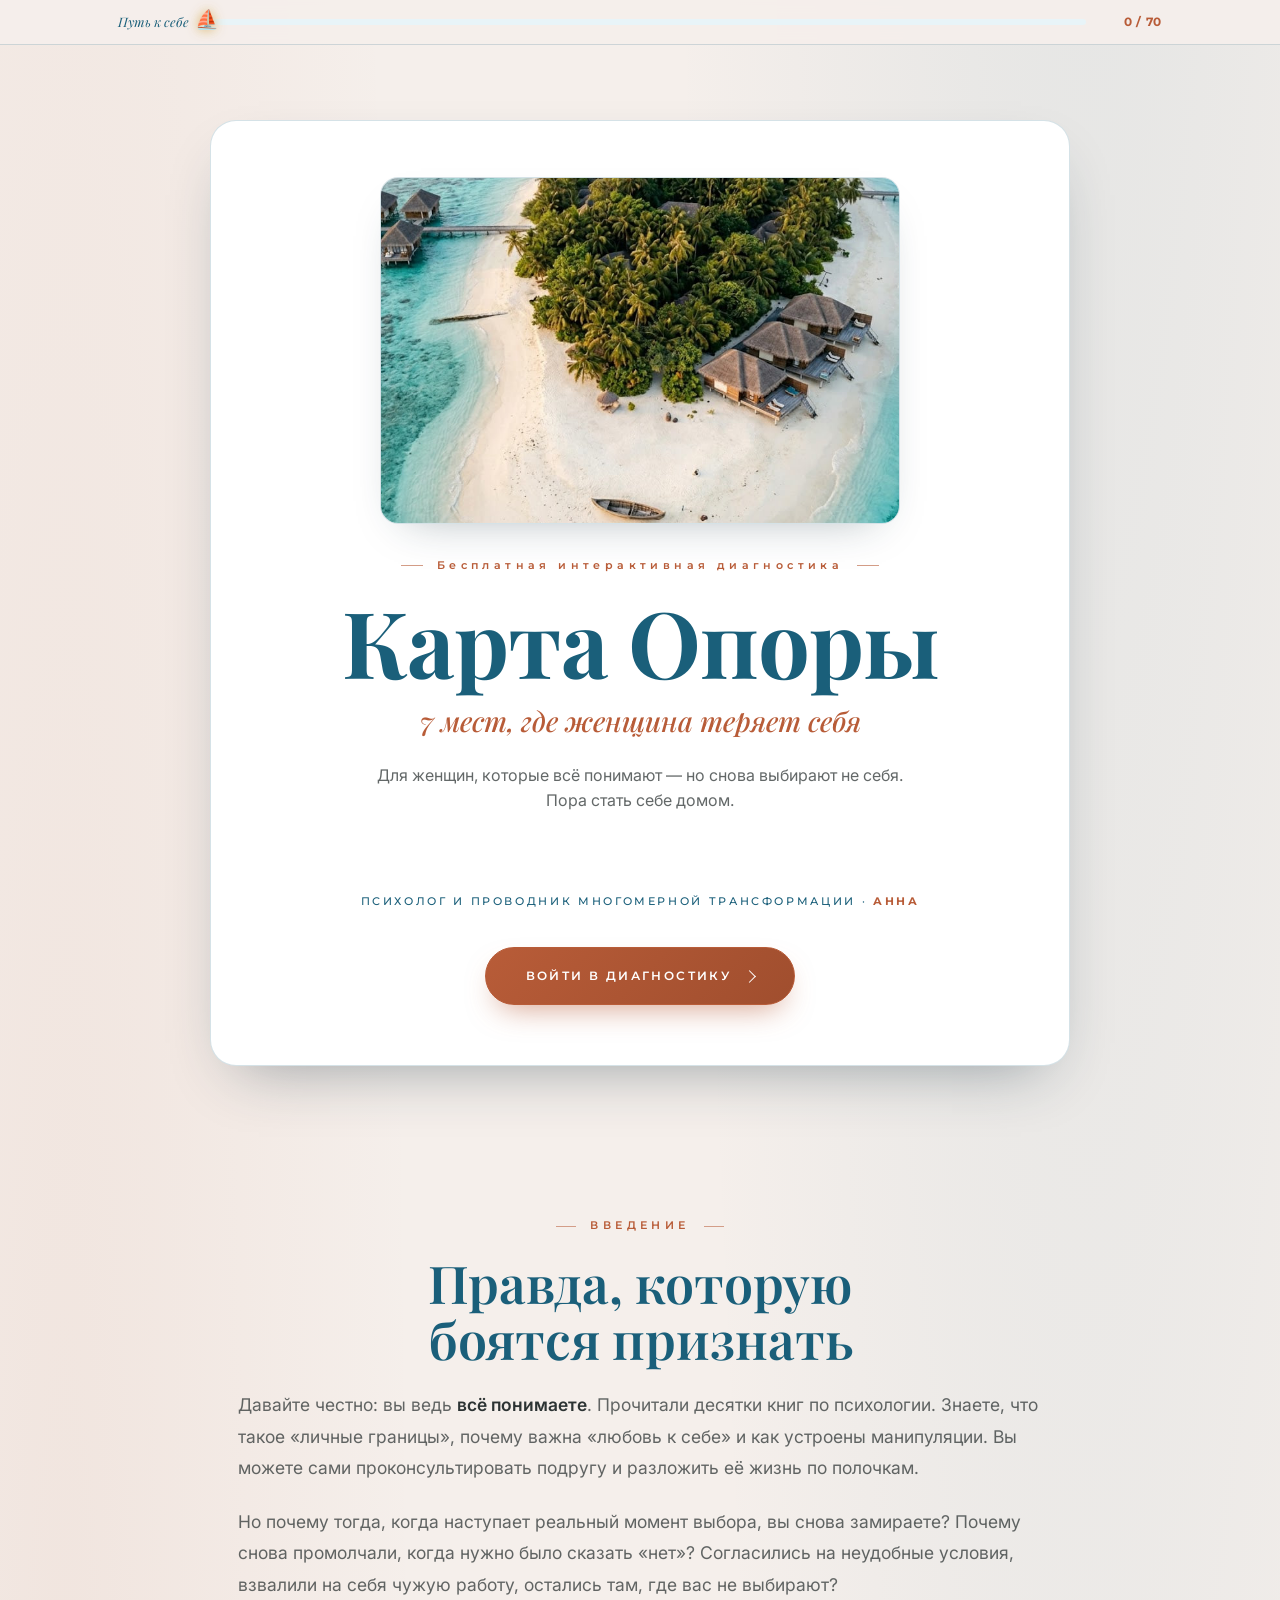
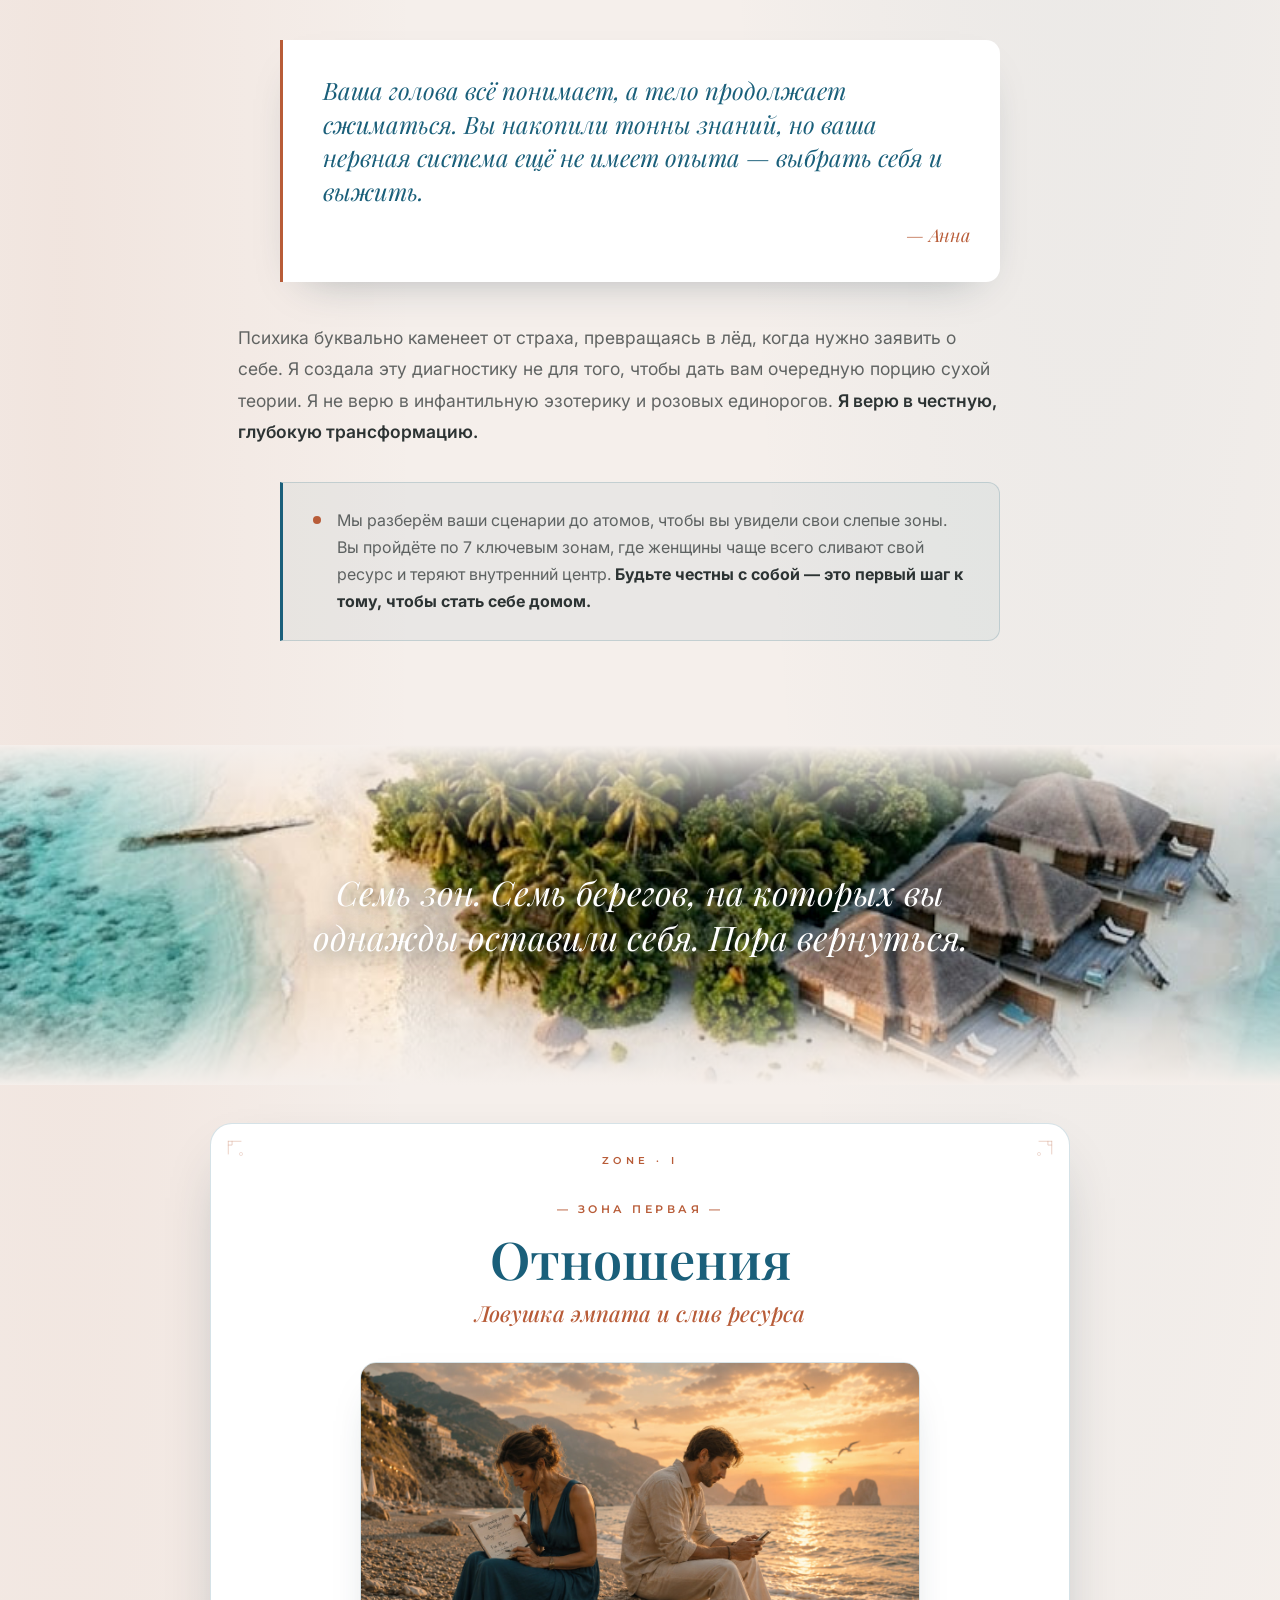
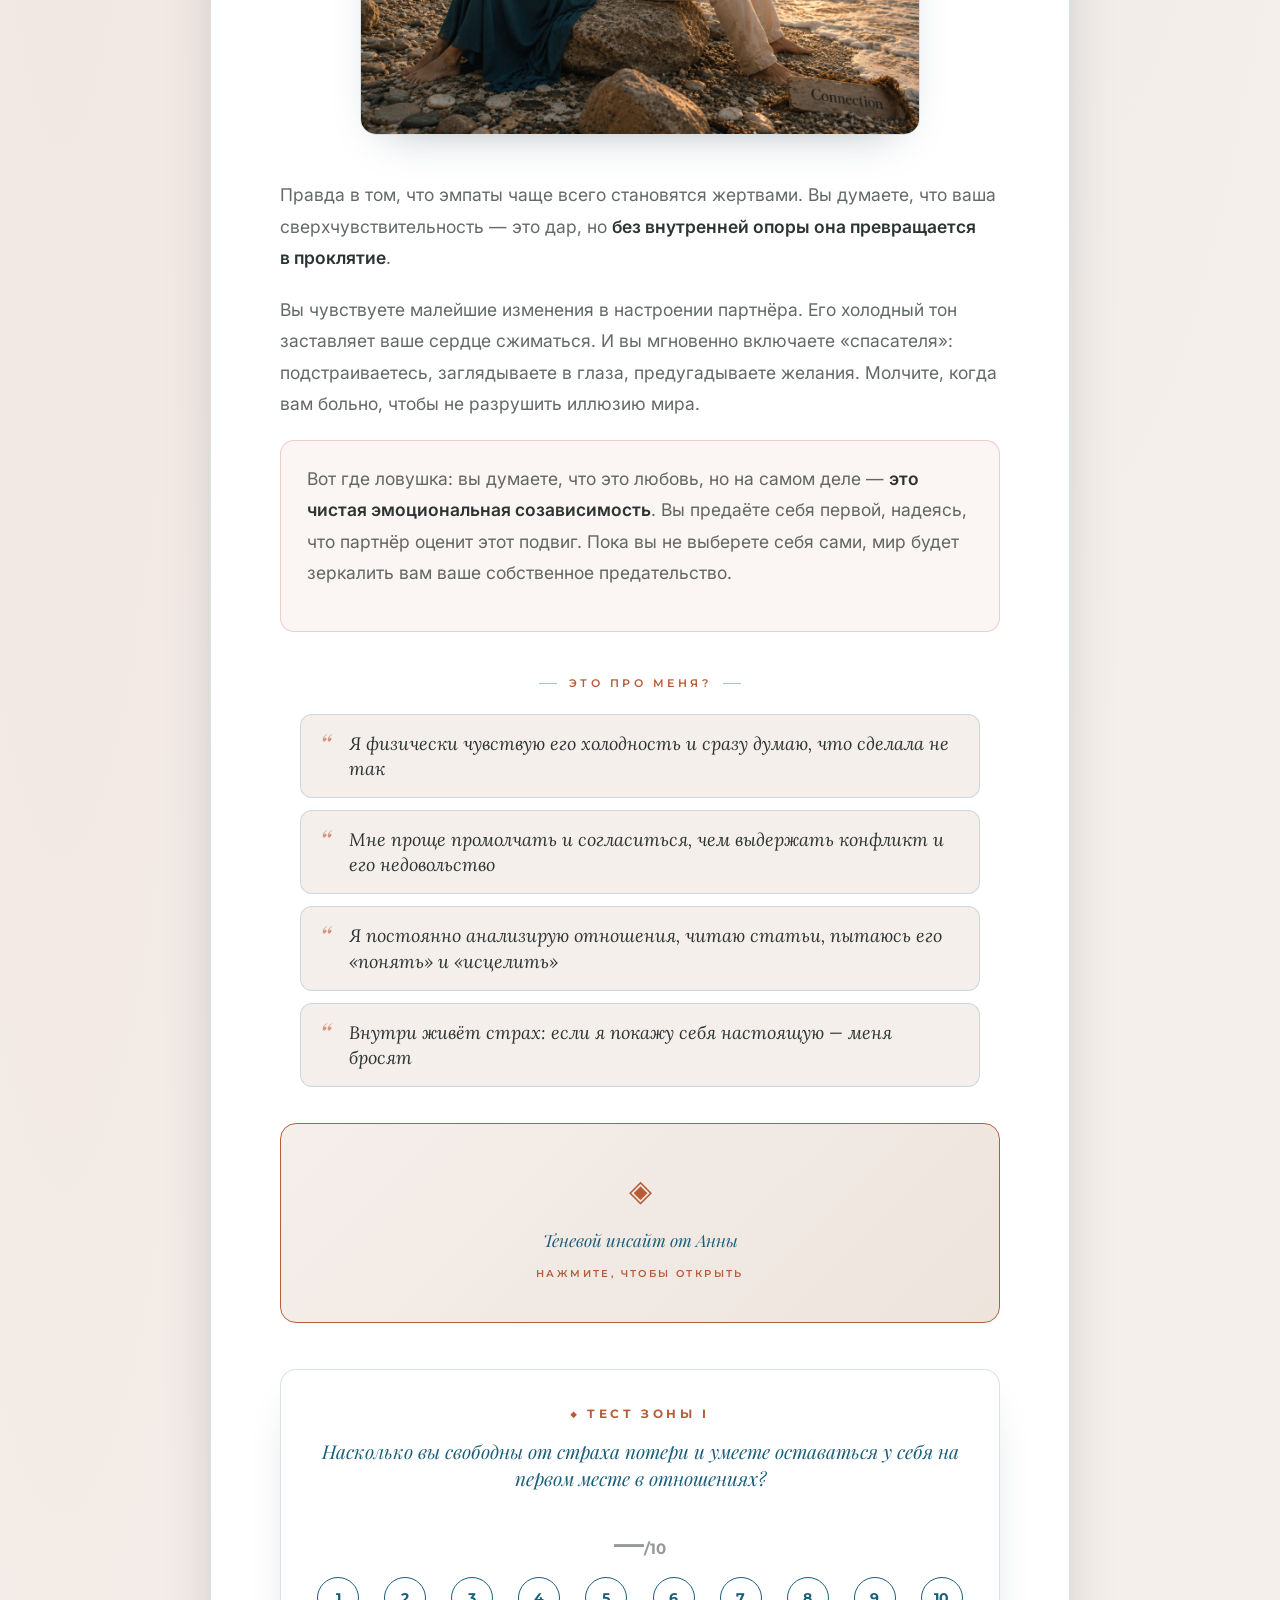
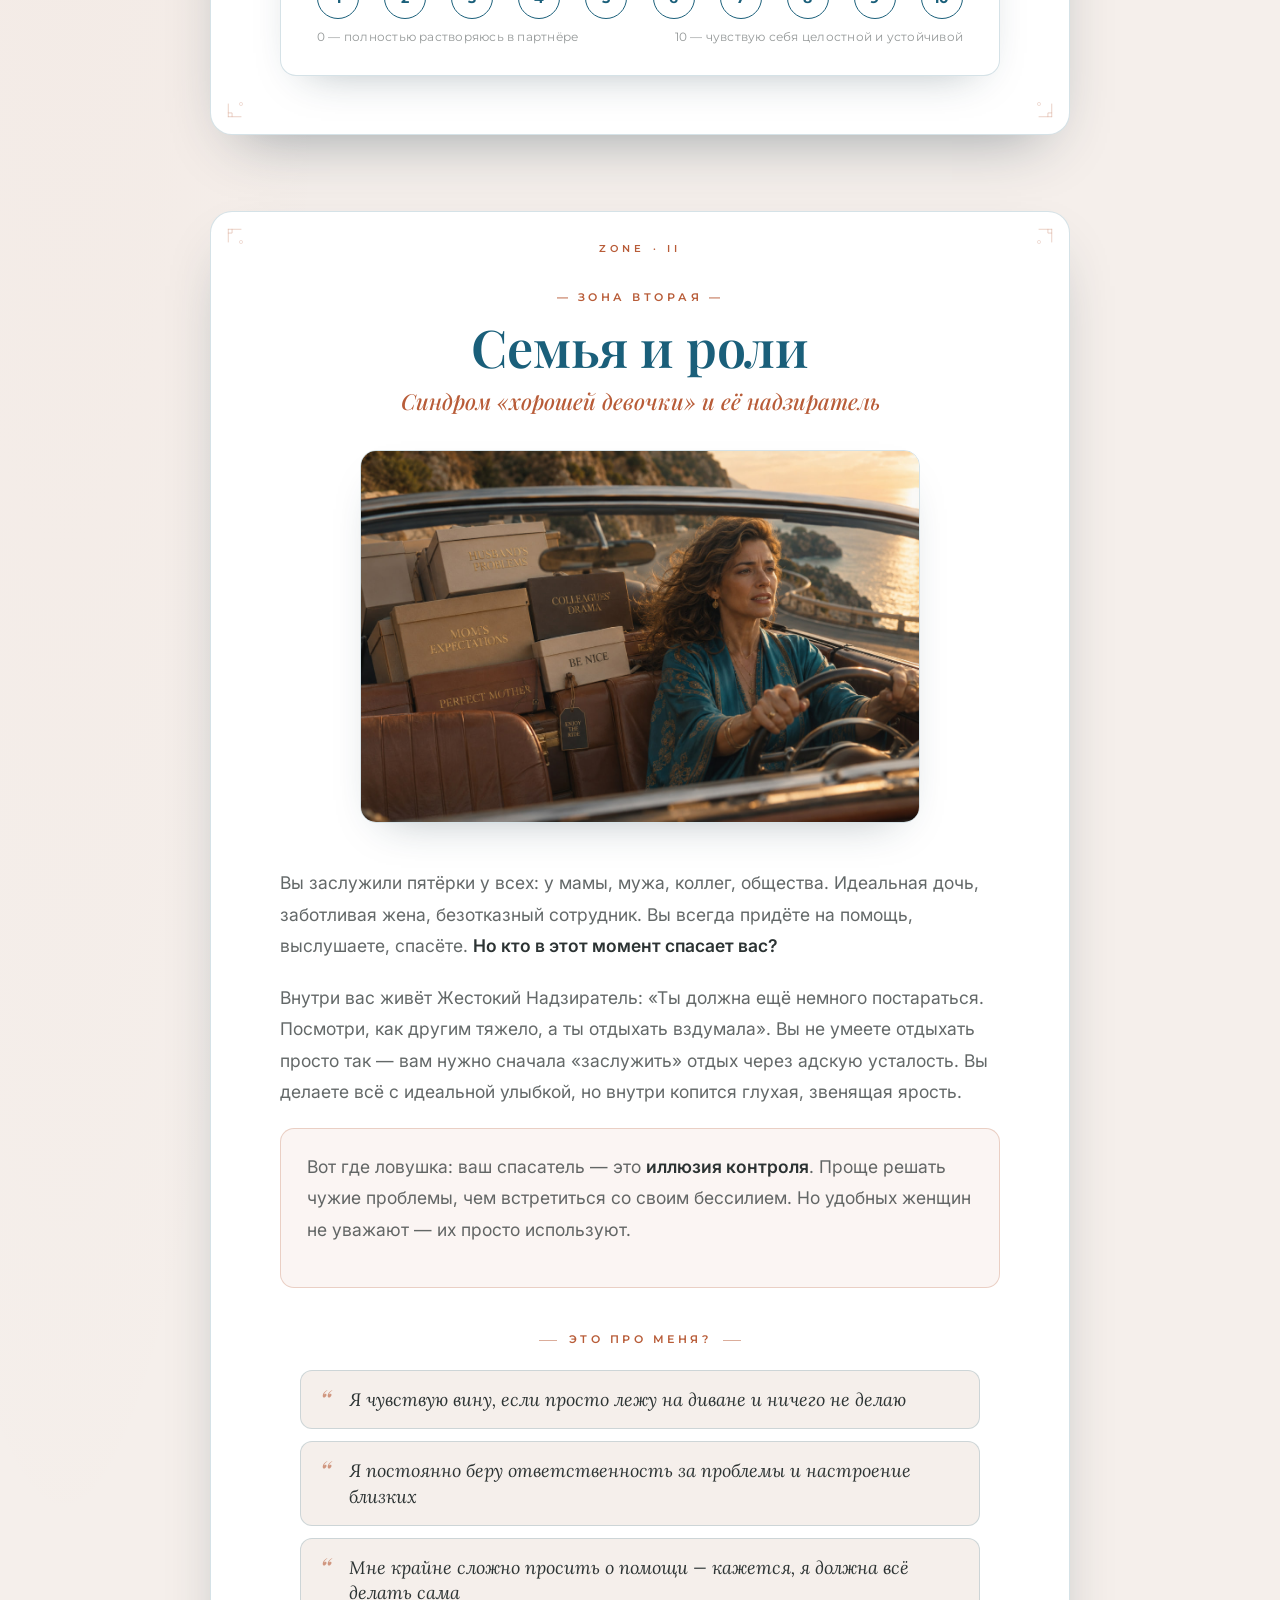
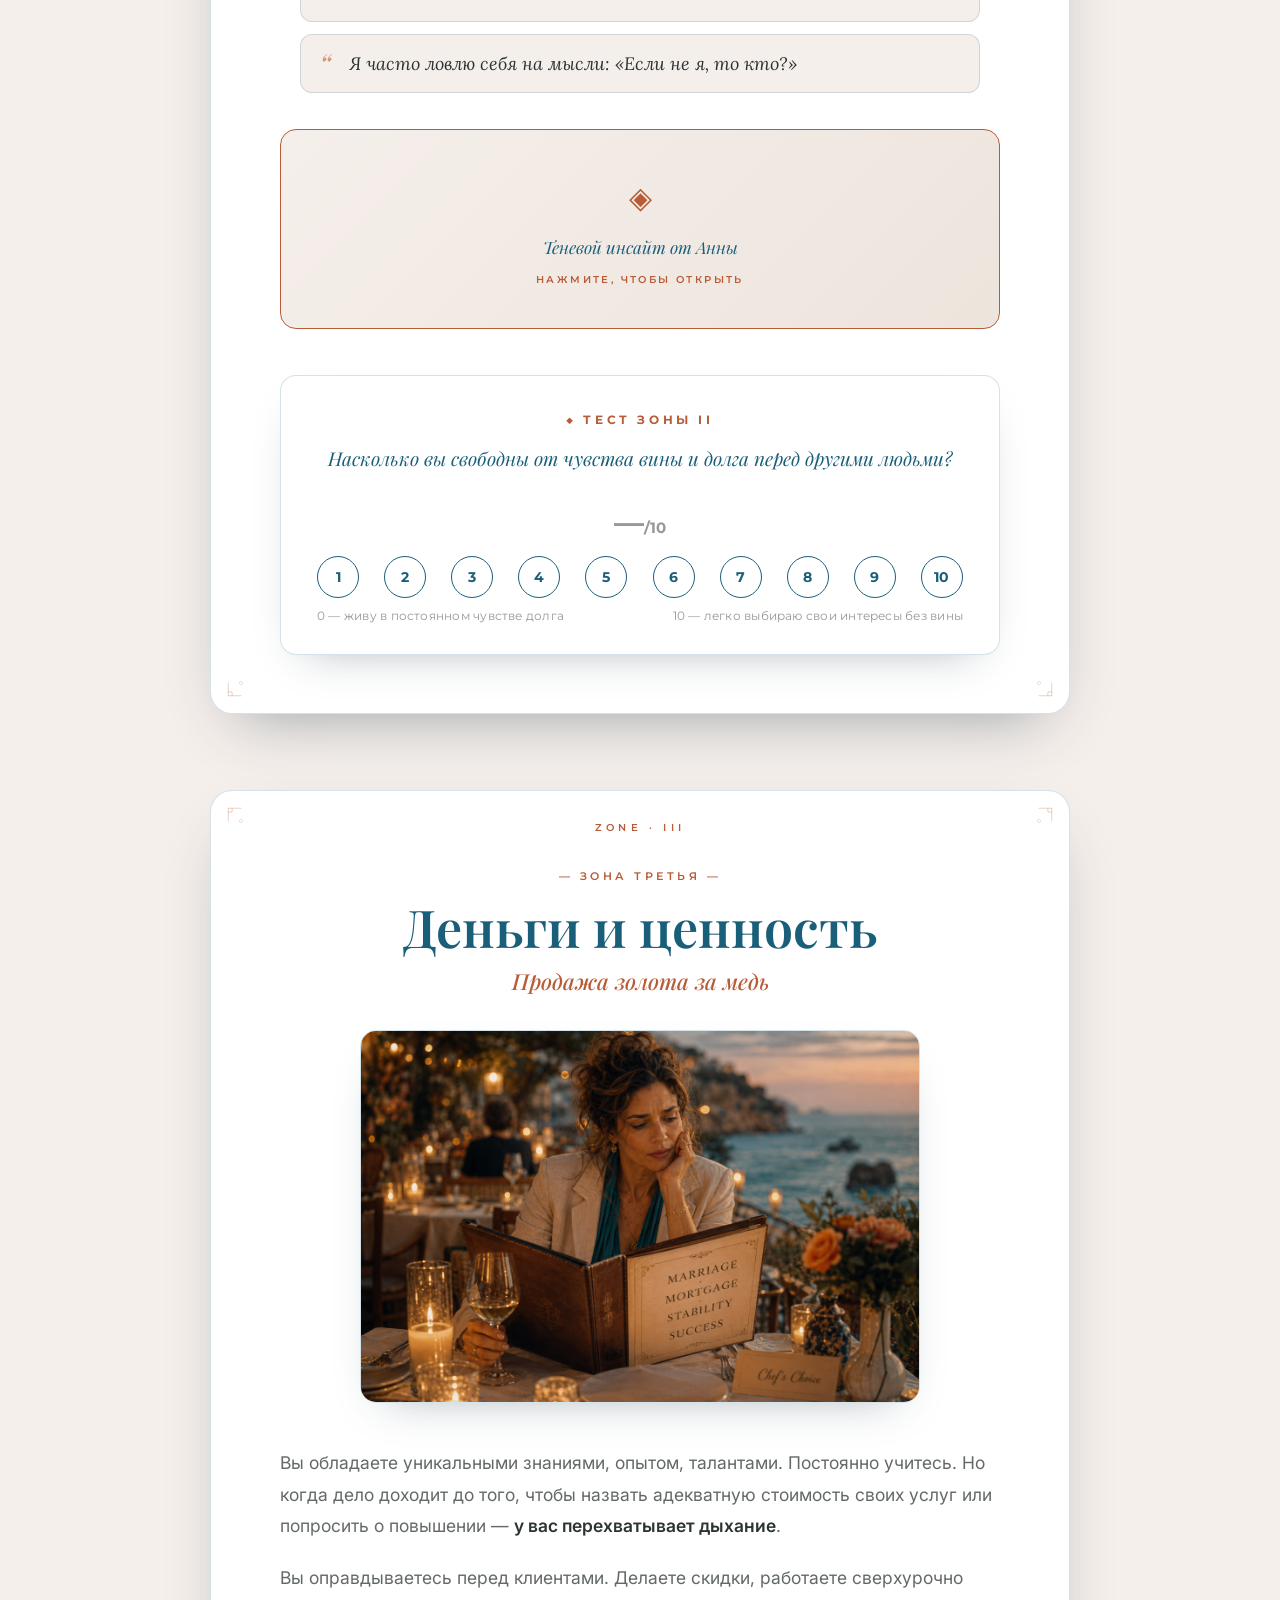
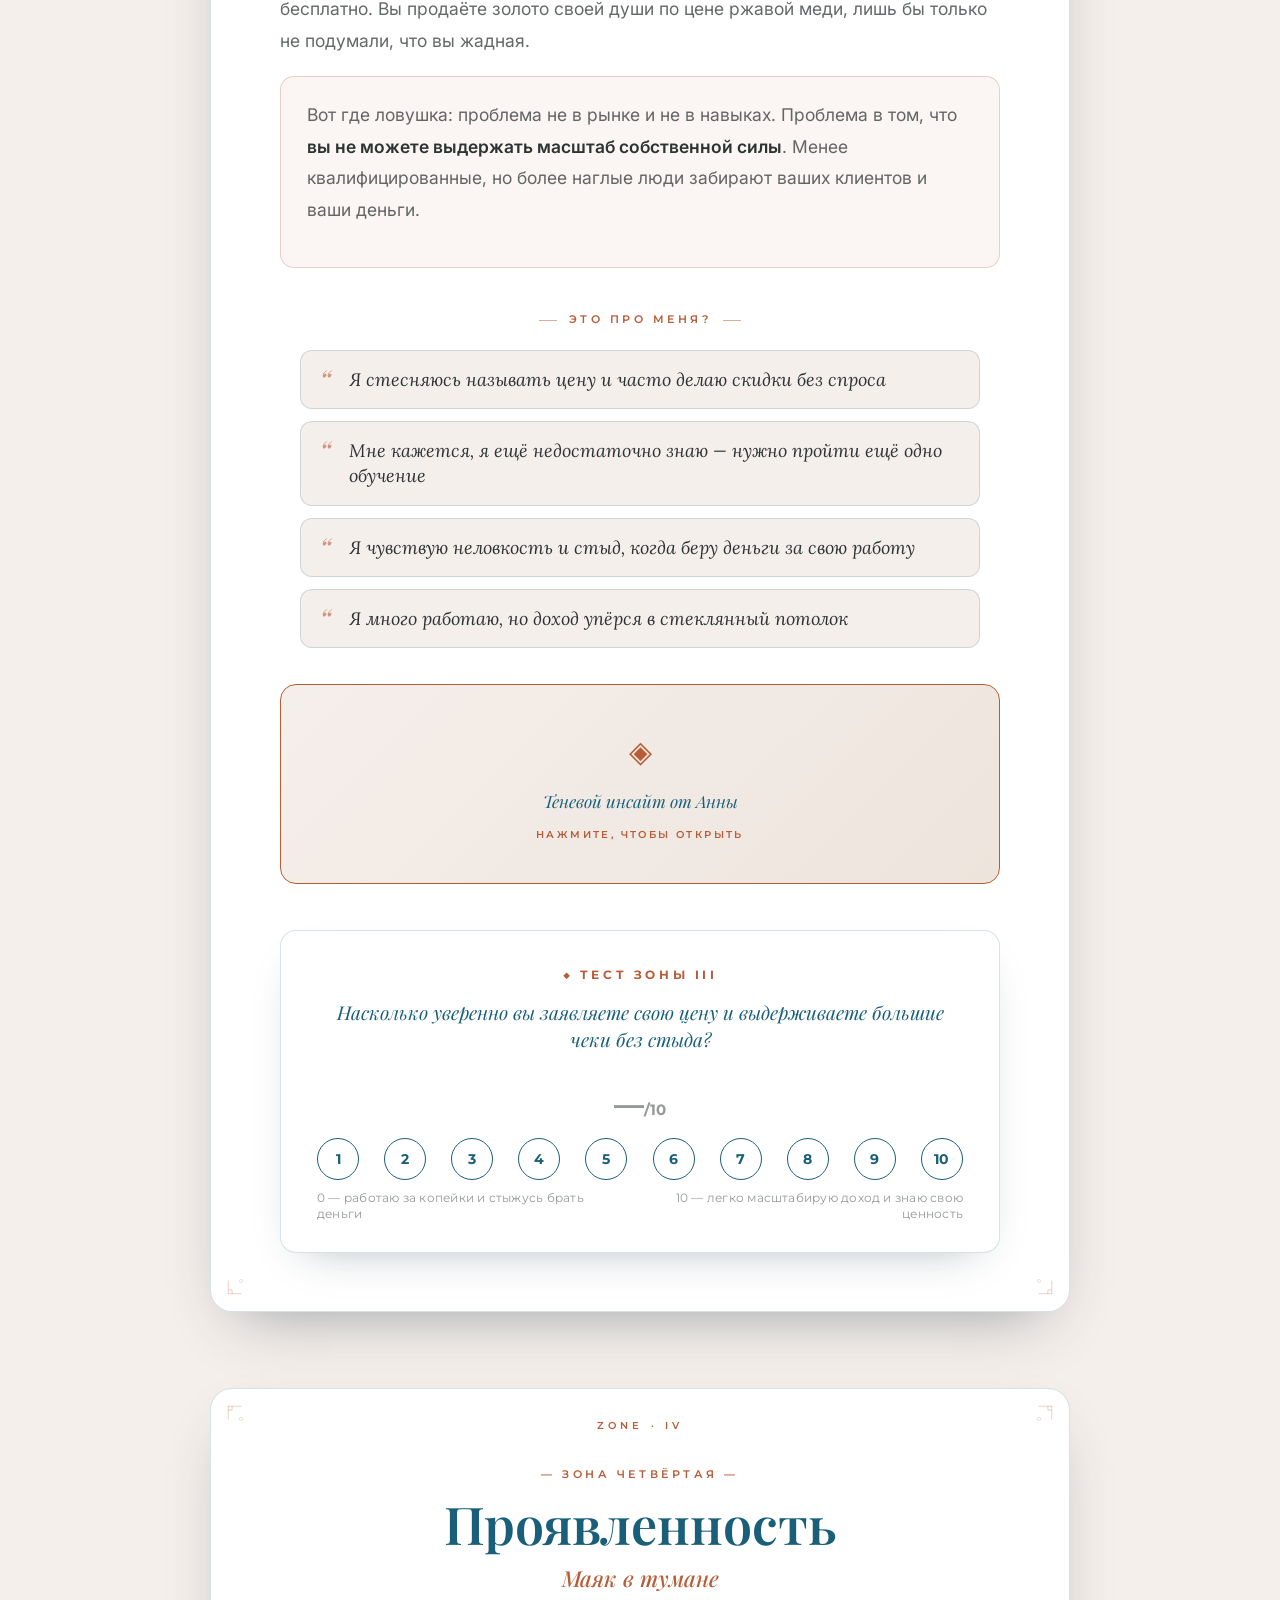
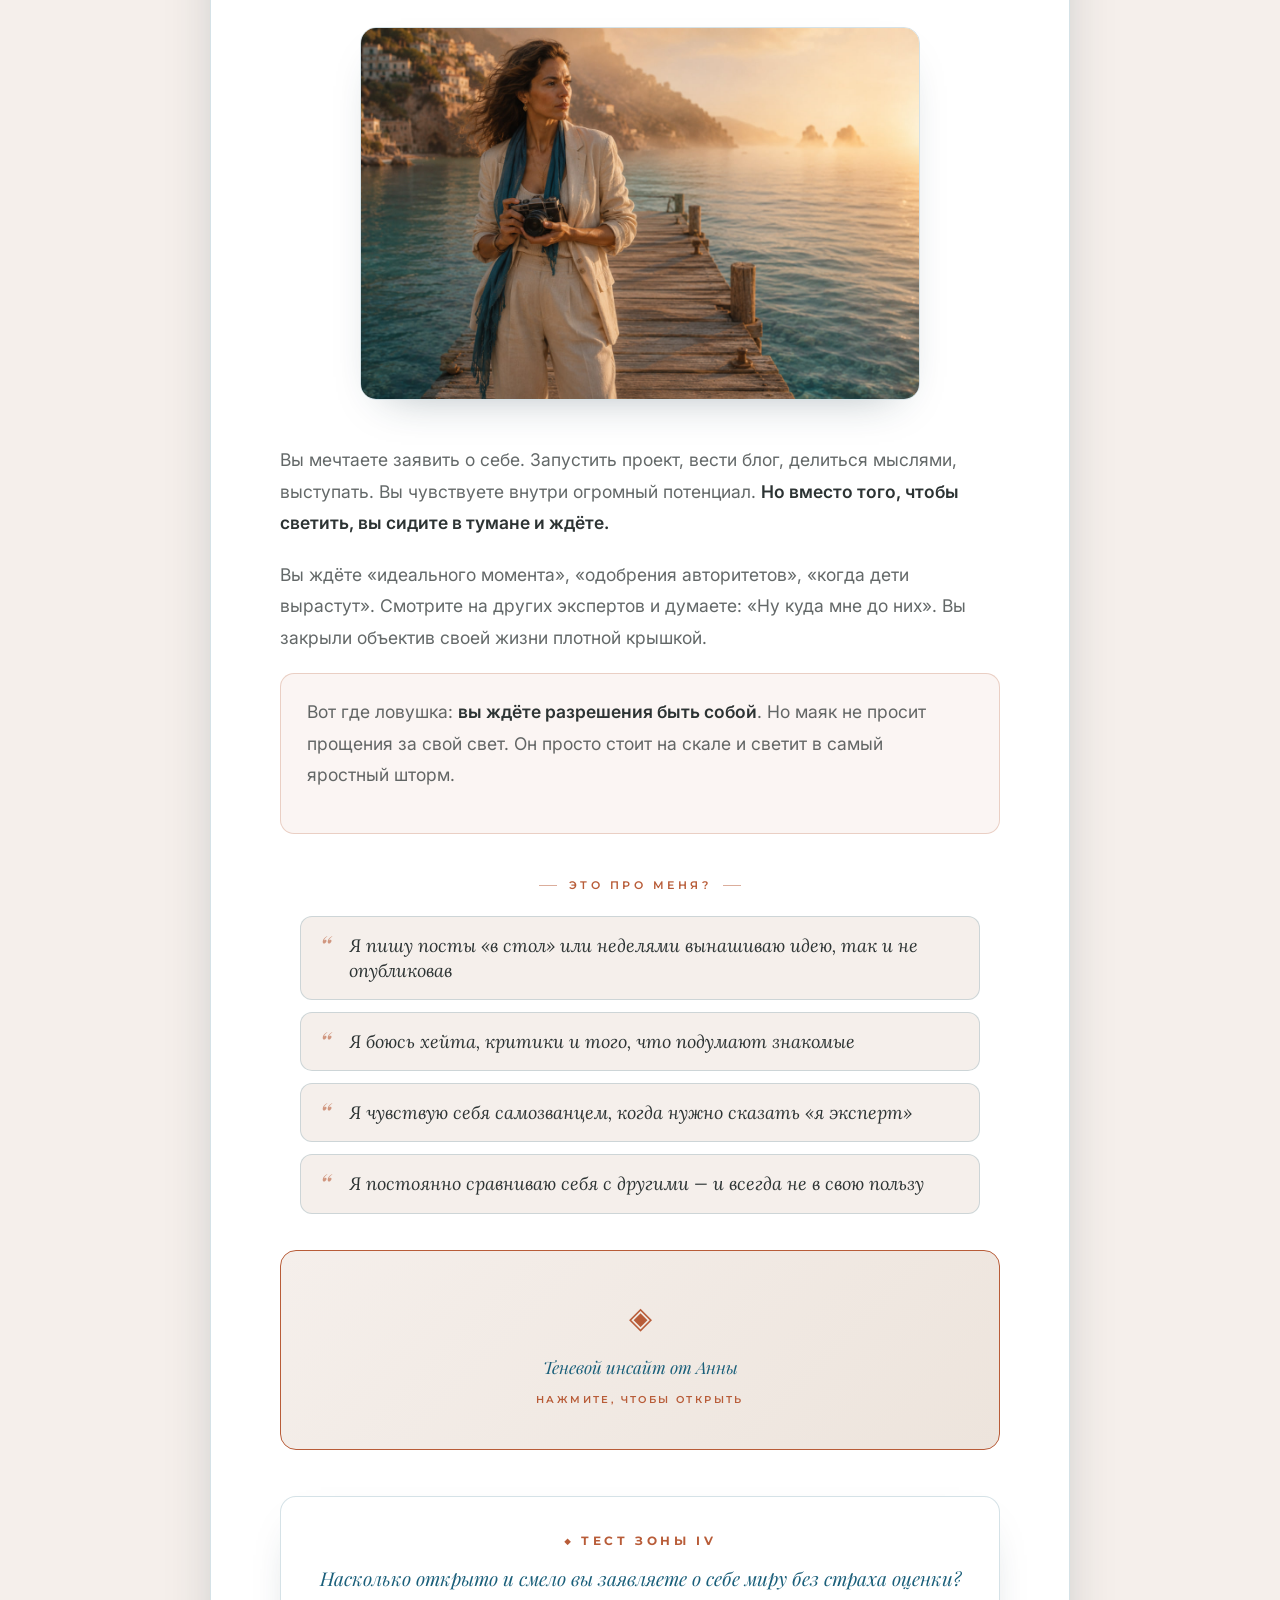
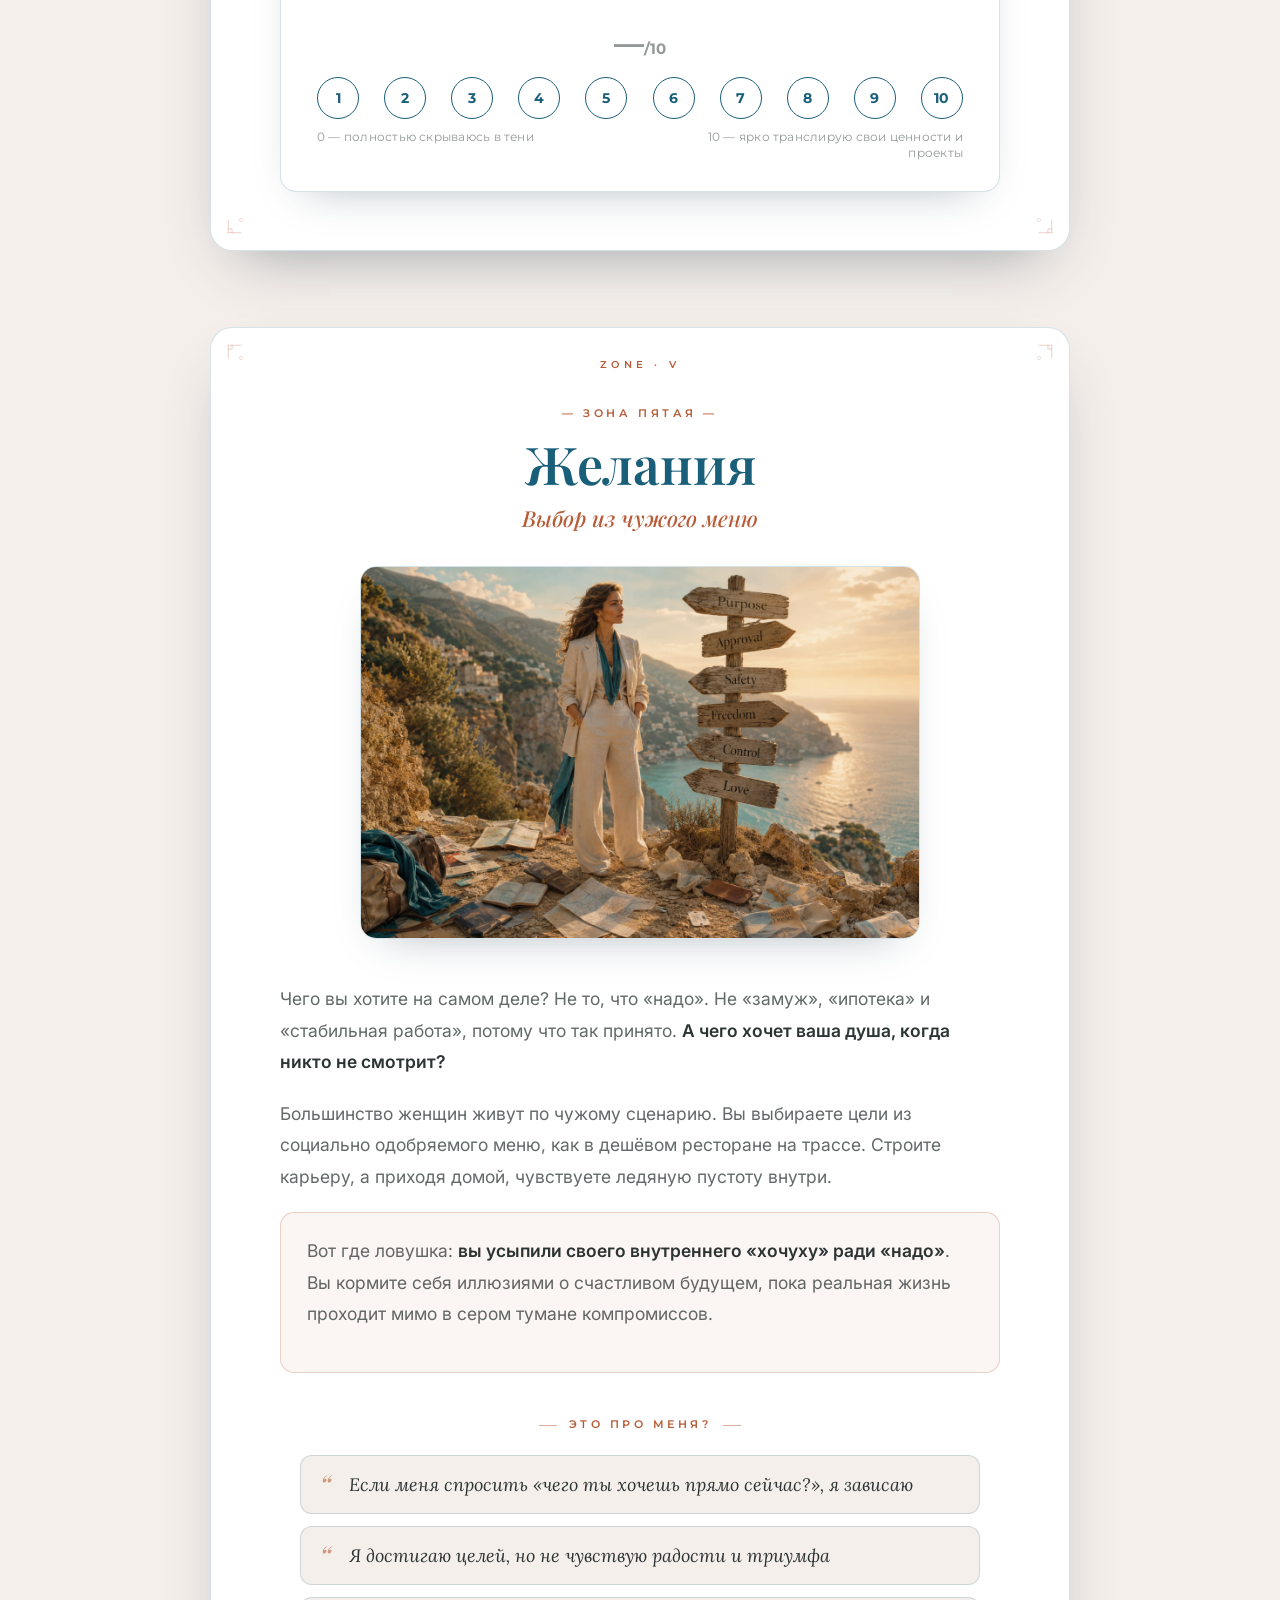
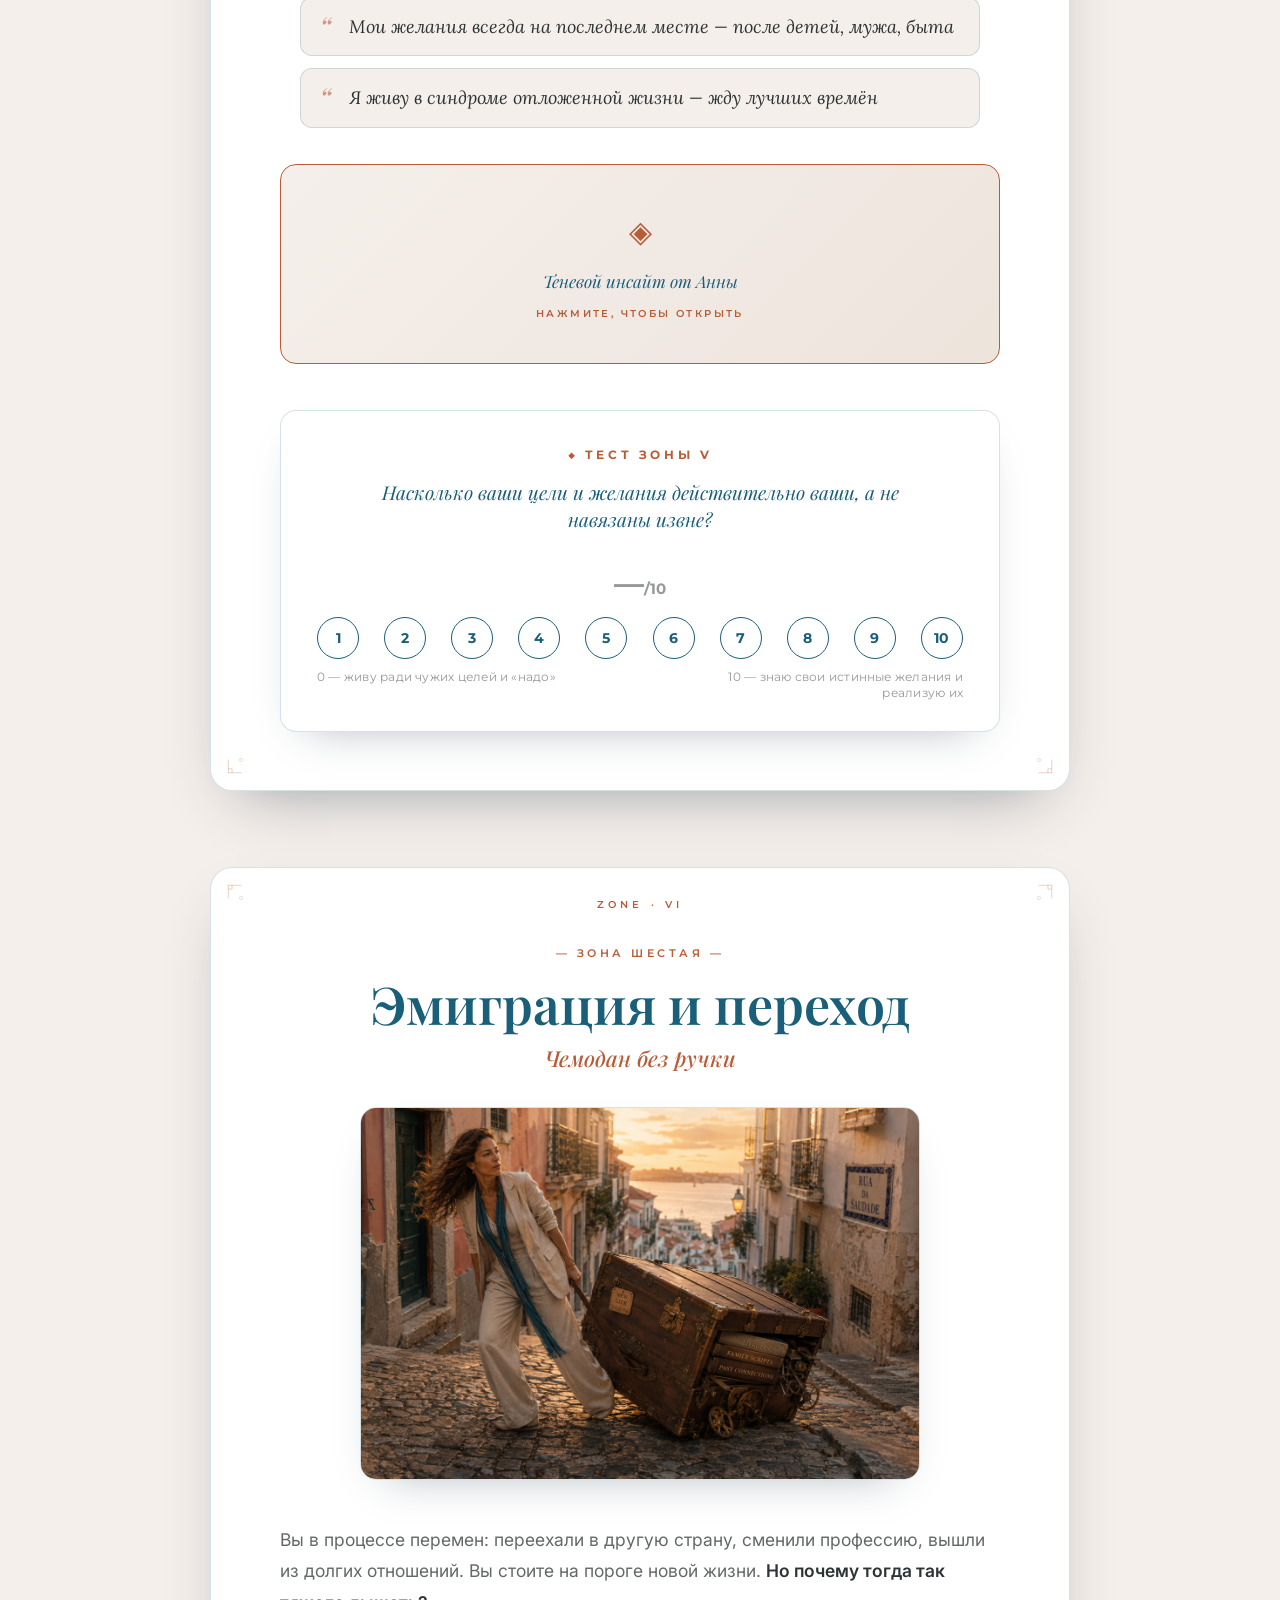
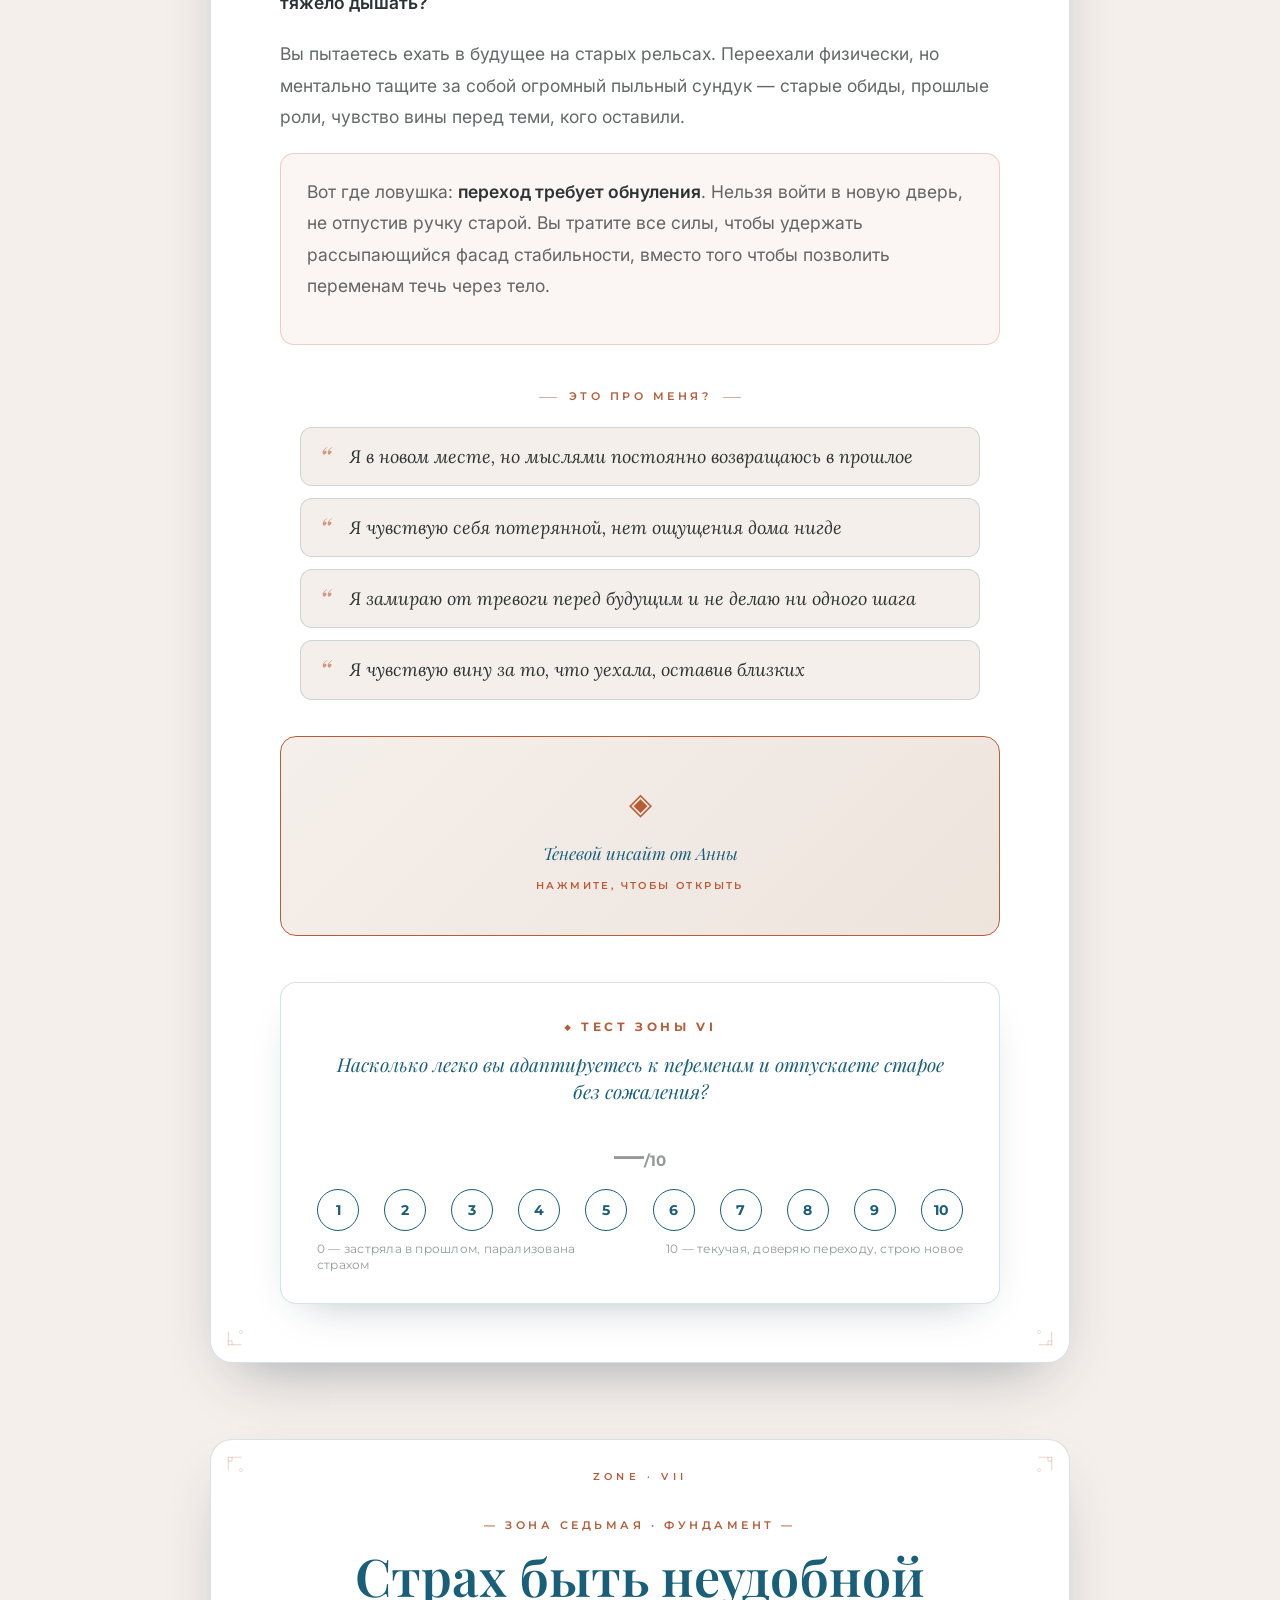
<file: index.html>
<!doctype html>
<html lang="ru">
<head>
<meta charset="utf-8" />
<meta name="viewport" content="width=device-width,initial-scale=1" />
<title>Карта Опоры · 7 мест, где женщина теряет себя</title>
<link rel="preconnect" href="https://fonts.googleapis.com">
<link rel="preconnect" href="https://fonts.gstatic.com" crossorigin>
<link href="https://fonts.googleapis.com/css2?family=Playfair+Display:ital,wght@0,500;0,600;0,700;0,800;1,500;1,600&family=Montserrat:wght@300;400;500;600;700&family=Inter:wght@400;500;600;700&family=Lora:ital@0;1&display=swap" rel="stylesheet">
<link rel="stylesheet" href="assets/css/style.css">
</head>
<body>

<!-- TOP BAR -->
<div class="top-bar">
  <div class="top-bar-inner">
    <span class="top-bar-label">Путь к себе</span>
    <div class="progress-track"><div class="progress-fill" id="progressFill"></div><span class="progress-sail" id="progressSail">⛵</span></div>
    <span class="top-bar-score" id="totalScore">0 / 70</span>
  </div>
</div>

<!-- COVER -->
<section class="cover">
  <div class="cover-frame">
    <div class="cover-image fade-in-block"><img src="assets/img/island-aerial.jpg" alt="Остров с высоты — путь к себе"></div>
    <div class="cover-eyebrow fade-in-block">Бесплатная интерактивная диагностика</div>
    <h1 class="cover-title fade-in-block">Карта Опоры</h1>
    <p class="cover-sub fade-in-block">7 мест, где женщина теряет себя</p>
    <p class="cover-meta fade-in-block">Для женщин, которые всё понимают — но снова выбирают не себя. Пора стать себе домом.</p>
    <div class="cover-divider fade-in-block">✦  Пора стать себе домом  ✦</div>
    <p class="cover-byline fade-in-block">Психолог и проводник многомерной трансформации · <strong>Анна</strong></p>
    <div class="cover-cta fade-in-block"><a href="#intro" class="btn solid"><span>Войти в диагностику</span><span class="arr"></span></a></div>
  </div>
</section>

<!-- INTRO -->
<section class="intro" id="intro">
  <div class="container">
    <div class="section-eyebrow fade-in-block">Введение</div>
    <h2 class="section-title fade-in-block">Правда, которую<br>боятся признать</h2>
    <div class="intro-body">
      <p class="fade-in-block">Давайте честно: вы ведь <strong>всё понимаете</strong>. Прочитали десятки книг по психологии. Знаете, что такое «личные границы», почему важна «любовь к себе» и как устроены манипуляции. Вы можете сами проконсультировать подругу и разложить её жизнь по полочкам.</p>
      <p class="fade-in-block">Но почему тогда, когда наступает реальный момент выбора, вы снова замираете? Почему снова промолчали, когда нужно было сказать «нет»? Согласились на неудобные условия, взвалили на себя чужую работу, остались там, где вас не выбирают?</p>
      <div class="pull-quote fade-in-block">Ваша голова всё понимает, а тело продолжает сжиматься. Вы накопили тонны знаний, но ваша нервная система ещё не имеет опыта — выбрать себя и выжить.<span class="anna-sign">— Анна</span></div>
      <p class="fade-in-block">Психика буквально каменеет от страха, превращаясь в лёд, когда нужно заявить о себе. Я создала эту диагностику не для того, чтобы дать вам очередную порцию сухой теории. Я не верю в инфантильную эзотерику и розовых единорогов. <strong>Я верю в честную, глубокую трансформацию.</strong></p>
      <div class="key-callout fade-in-block"><div>Мы разберём ваши сценарии до атомов, чтобы вы увидели свои слепые зоны. Вы пройдёте по 7 ключевым зонам, где женщины чаще всего сливают свой ресурс и теряют внутренний центр. <strong>Будьте честны с собой — это первый шаг к тому, чтобы стать себе домом.</strong></div></div>
    </div>
  </div>
</section>

<div class="nature-band">
  <img src="assets/img/island-aerial.jpg" alt="Берег с высоты">
  <div class="band-quote"><span>Семь зон. Семь берегов, на которых вы<br>однажды оставили себя. Пора вернуться.</span></div>
</div>

<!-- ZONE I -->
<section class="zone container">
  <div class="zone-card fade-in-block">
    <span class="corner tl"><svg viewBox="0 0 44 44"><path d="M2 2 L22 2 M2 2 L2 22 M2 8 L8 8 L8 2" fill="none" stroke="#B85C38" stroke-width="0.9" stroke-linecap="round"/><circle cx="22" cy="22" r="2.5" fill="none" stroke="#B85C38" stroke-width="0.6"/></svg></span>
    <span class="corner tr"><svg viewBox="0 0 44 44"><path d="M2 2 L22 2 M2 2 L2 22 M2 8 L8 8 L8 2" fill="none" stroke="#B85C38" stroke-width="0.9" stroke-linecap="round"/><circle cx="22" cy="22" r="2.5" fill="none" stroke="#B85C38" stroke-width="0.6"/></svg></span>
    <span class="corner bl"><svg viewBox="0 0 44 44"><path d="M2 2 L22 2 M2 2 L2 22 M2 8 L8 8 L8 2" fill="none" stroke="#B85C38" stroke-width="0.9" stroke-linecap="round"/><circle cx="22" cy="22" r="2.5" fill="none" stroke="#B85C38" stroke-width="0.6"/></svg></span>
    <span class="corner br"><svg viewBox="0 0 44 44"><path d="M2 2 L22 2 M2 2 L2 22 M2 8 L8 8 L8 2" fill="none" stroke="#B85C38" stroke-width="0.9" stroke-linecap="round"/><circle cx="22" cy="22" r="2.5" fill="none" stroke="#B85C38" stroke-width="0.6"/></svg></span>
    <div class="zone-roman">ZONE · I</div>
    <div class="zone-header"><div class="zone-tag">— Зона первая —</div><h2 class="zone-title">Отношения</h2><p class="zone-sub">Ловушка эмпата и слив ресурса</p></div>
    <div class="zone-hero"><img src="assets/img/z1-relationships.jpg" alt="Пара спиной друг к другу — «Connection»"></div>
    <div class="zone-text">
      <p>Правда в том, что эмпаты чаще всего становятся жертвами. Вы думаете, что ваша сверхчувствительность — это дар, но <strong>без внутренней опоры она превращается в проклятие</strong>.</p>
      <p>Вы чувствуете малейшие изменения в настроении партнёра. Его холодный тон заставляет ваше сердце сжиматься. И вы мгновенно включаете «спасателя»: подстраиваетесь, заглядываете в глаза, предугадываете желания. Молчите, когда вам больно, чтобы не разрушить иллюзию мира.</p>
<div class="trap"><p>Вот где ловушка: вы думаете, что это любовь, но на самом деле — <strong>это чистая эмоциональная созависимость</strong>. Вы предаёте себя первой, надеясь, что партнёр оценит этот подвиг. Пока вы не выберете себя сами, мир будет зеркалить вам ваше собственное предательство.</p></div>
    </div>
    <h3 class="recognize-h">Это про меня?</h3>
    <div class="recognize-list">
      <div class="item">Я физически чувствую его холодность и сразу думаю, что сделала не так</div>
      <div class="item">Мне проще промолчать и согласиться, чем выдержать конфликт и его недовольство</div>
      <div class="item">Я постоянно анализирую отношения, читаю статьи, пытаюсь его «понять» и «исцелить»</div>
      <div class="item">Внутри живёт страх: если я покажу себя настоящую — меня бросят</div>
    </div>
    <div class="flip-card" data-flip><div class="flip-inner">
      <div class="flip-front"><span class="flip-icon">◈</span><p>Теневой инсайт от Анны<span class="tap">Нажмите, чтобы открыть</span></p></div>
      <div class="flip-back"><strong>Теневой страх: одиночество и пустота</strong><p>Вы боитесь остаться наедине с собой, потому что внутри нет дома. Вы используете партнёра как костыль. Но пока вы держитесь за костыли, ваши собственные ноги никогда не станут крепкими. Пора вернуть себе свой центр.</p></div>
    </div></div>
    <div class="test-block">
      <div class="test-h">◆ Тест зоны I</div>
      <p class="test-q">Насколько вы свободны от страха потери и умеете оставаться у себя на первом месте в отношениях?</p>
      <div class="slider-val" data-empty="true" data-val-for="1"><span>—</span><small>/10</small></div>
      <div class="score-picker" role="group" aria-label="Оценка зоны I"><input type="range" min="0" max="10" value="5" class="zscore score-picker-input" data-zone="1" tabindex="-1" aria-hidden="true"></div>
      <div class="slider-anchors"><span>0 — полностью растворяюсь в партнёре</span><span>10 — чувствую себя целостной и устойчивой</span></div>
    </div>
  </div>
</section>

<!-- ZONE II -->
<section class="zone container">
  <div class="zone-card fade-in-block">
    <span class="corner tl"><svg viewBox="0 0 44 44"><path d="M2 2 L22 2 M2 2 L2 22 M2 8 L8 8 L8 2" fill="none" stroke="#B85C38" stroke-width="0.9" stroke-linecap="round"/><circle cx="22" cy="22" r="2.5" fill="none" stroke="#B85C38" stroke-width="0.6"/></svg></span>
    <span class="corner tr"><svg viewBox="0 0 44 44"><path d="M2 2 L22 2 M2 2 L2 22 M2 8 L8 8 L8 2" fill="none" stroke="#B85C38" stroke-width="0.9" stroke-linecap="round"/><circle cx="22" cy="22" r="2.5" fill="none" stroke="#B85C38" stroke-width="0.6"/></svg></span>
    <span class="corner bl"><svg viewBox="0 0 44 44"><path d="M2 2 L22 2 M2 2 L2 22 M2 8 L8 8 L8 2" fill="none" stroke="#B85C38" stroke-width="0.9" stroke-linecap="round"/><circle cx="22" cy="22" r="2.5" fill="none" stroke="#B85C38" stroke-width="0.6"/></svg></span>
    <span class="corner br"><svg viewBox="0 0 44 44"><path d="M2 2 L22 2 M2 2 L2 22 M2 8 L8 8 L8 2" fill="none" stroke="#B85C38" stroke-width="0.9" stroke-linecap="round"/><circle cx="22" cy="22" r="2.5" fill="none" stroke="#B85C38" stroke-width="0.6"/></svg></span>
    <div class="zone-roman">ZONE · II</div>
    <div class="zone-header"><div class="zone-tag">— Зона вторая —</div><h2 class="zone-title">Семья и роли</h2><p class="zone-sub">Синдром «хорошей девочки» и её надзиратель</p></div>
    <div class="zone-hero"><img src="assets/img/z2-family.jpg" alt="За рулём с коробками чужих ожиданий"></div>
    <div class="zone-text">
      <p>Вы заслужили пятёрки у всех: у мамы, мужа, коллег, общества. Идеальная дочь, заботливая жена, безотказный сотрудник. Вы всегда придёте на помощь, выслушаете, спасёте. <strong>Но кто в этот момент спасает вас?</strong></p>
      <p>Внутри вас живёт Жестокий Надзиратель: «Ты должна ещё немного постараться. Посмотри, как другим тяжело, а ты отдыхать вздумала». Вы не умеете отдыхать просто так — вам нужно сначала «заслужить» отдых через адскую усталость. Вы делаете всё с идеальной улыбкой, но внутри копится глухая, звенящая ярость.</p>
      <div class="trap"><p>Вот где ловушка: ваш спасатель — это <strong>иллюзия контроля</strong>. Проще решать чужие проблемы, чем встретиться со своим бессилием. Но удобных женщин не уважают — их просто используют.</p></div>
    </div>
    <h3 class="recognize-h">Это про меня?</h3>
    <div class="recognize-list">
      <div class="item">Я чувствую вину, если просто лежу на диване и ничего не делаю</div>
      <div class="item">Я постоянно беру ответственность за проблемы и настроение близких</div>
      <div class="item">Мне крайне сложно просить о помощи — кажется, я должна всё делать сама</div>
      <div class="item">Я часто ловлю себя на мысли: «Если не я, то кто?»</div>
    </div>
    <div class="flip-card" data-flip><div class="flip-inner">
      <div class="flip-front"><span class="flip-icon">◈</span><p>Теневой инсайт от Анны<span class="tap">Нажмите, чтобы открыть</span></p></div>
      <div class="flip-back"><strong>Теневой страх: отвержение и бессилие</strong><p>Вам кажется: если вы перестанете всех спасать, вас перестанут любить. Но любят не за пользу — любят за состояние. А ваше состояние сейчас — выгоревший дотла достигатор. Пора уволить надзирателя.</p></div>
    </div></div>
    <div class="test-block">
      <div class="test-h">◆ Тест зоны II</div>
      <p class="test-q">Насколько вы свободны от чувства вины и долга перед другими людьми?</p>
      <div class="slider-val" data-empty="true" data-val-for="2"><span>—</span><small>/10</small></div>
      <div class="score-picker" role="group" aria-label="Оценка зоны II"><input type="range" min="0" max="10" value="5" class="zscore score-picker-input" data-zone="2" tabindex="-1" aria-hidden="true"></div>
      <div class="slider-anchors"><span>0 — живу в постоянном чувстве долга</span><span>10 — легко выбираю свои интересы без вины</span></div>
    </div>
  </div>
</section>

<!-- ZONE III -->
<section class="zone container">
  <div class="zone-card fade-in-block">
    <span class="corner tl"><svg viewBox="0 0 44 44"><path d="M2 2 L22 2 M2 2 L2 22 M2 8 L8 8 L8 2" fill="none" stroke="#B85C38" stroke-width="0.9" stroke-linecap="round"/><circle cx="22" cy="22" r="2.5" fill="none" stroke="#B85C38" stroke-width="0.6"/></svg></span>
    <span class="corner tr"><svg viewBox="0 0 44 44"><path d="M2 2 L22 2 M2 2 L2 22 M2 8 L8 8 L8 2" fill="none" stroke="#B85C38" stroke-width="0.9" stroke-linecap="round"/><circle cx="22" cy="22" r="2.5" fill="none" stroke="#B85C38" stroke-width="0.6"/></svg></span>
    <span class="corner bl"><svg viewBox="0 0 44 44"><path d="M2 2 L22 2 M2 2 L2 22 M2 8 L8 8 L8 2" fill="none" stroke="#B85C38" stroke-width="0.9" stroke-linecap="round"/><circle cx="22" cy="22" r="2.5" fill="none" stroke="#B85C38" stroke-width="0.6"/></svg></span>
    <span class="corner br"><svg viewBox="0 0 44 44"><path d="M2 2 L22 2 M2 2 L2 22 M2 8 L8 8 L8 2" fill="none" stroke="#B85C38" stroke-width="0.9" stroke-linecap="round"/><circle cx="22" cy="22" r="2.5" fill="none" stroke="#B85C38" stroke-width="0.6"/></svg></span>
    <div class="zone-roman">ZONE · III</div>
    <div class="zone-header"><div class="zone-tag">— Зона третья —</div><h2 class="zone-title">Деньги и ценность</h2><p class="zone-sub">Продажа золота за медь</p></div>
    <div class="zone-hero"><img src="assets/img/z3-money.jpg" alt="Меню жизни: Marriage · Mortgage · Stability · Success"></div>
    <div class="zone-text">
      <p>Вы обладаете уникальными знаниями, опытом, талантами. Постоянно учитесь. Но когда дело доходит до того, чтобы назвать адекватную стоимость своих услуг или попросить о повышении — <strong>у вас перехватывает дыхание</strong>.</p>
      <p>Вы оправдываетесь перед клиентами. Делаете скидки, работаете сверхурочно бесплатно. Вы продаёте золото своей души по цене ржавой меди, лишь бы только не подумали, что вы жадная.</p>
      <div class="trap"><p>Вот где ловушка: проблема не в рынке и не в навыках. Проблема в том, что <strong>вы не можете выдержать масштаб собственной силы</strong>. Менее квалифицированные, но более наглые люди забирают ваших клиентов и ваши деньги.</p></div>
    </div>
    <h3 class="recognize-h">Это про меня?</h3>
    <div class="recognize-list">
      <div class="item">Я стесняюсь называть цену и часто делаю скидки без спроса</div>
      <div class="item">Мне кажется, я ещё недостаточно знаю — нужно пройти ещё одно обучение</div>
      <div class="item">Я чувствую неловкость и стыд, когда беру деньги за свою работу</div>
      <div class="item">Я много работаю, но доход упёрся в стеклянный потолок</div>
    </div>
    <div class="flip-card" data-flip><div class="flip-inner">
      <div class="flip-front"><span class="flip-icon">◈</span><p>Теневой инсайт от Анны<span class="tap">Нажмите, чтобы открыть</span></p></div>
      <div class="flip-back"><strong>Теневой страх: «Выскочка», «Жадная»</strong><p>Вы прячетесь за синдромом самозванца, потому что быть маленькой и бедной — безопасно. Но деньги — это эквивалент вашей жизненной энергии. Сливая услуги за бесценок, вы сливаете свою жизнь. Время выдержать свою настоящую цену.</p></div>
    </div></div>
    <div class="test-block">
      <div class="test-h">◆ Тест зоны III</div>
      <p class="test-q">Насколько уверенно вы заявляете свою цену и выдерживаете большие чеки без стыда?</p>
      <div class="slider-val" data-empty="true" data-val-for="3"><span>—</span><small>/10</small></div>
      <div class="score-picker" role="group" aria-label="Оценка зоны III"><input type="range" min="0" max="10" value="5" class="zscore score-picker-input" data-zone="3" tabindex="-1" aria-hidden="true"></div>
      <div class="slider-anchors"><span>0 — работаю за копейки и стыжусь брать деньги</span><span>10 — легко масштабирую доход и знаю свою ценность</span></div>
    </div>
  </div>
</section>

<!-- ZONE IV -->
<section class="zone container">
  <div class="zone-card fade-in-block">
    <span class="corner tl"><svg viewBox="0 0 44 44"><path d="M2 2 L22 2 M2 2 L2 22 M2 8 L8 8 L8 2" fill="none" stroke="#B85C38" stroke-width="0.9" stroke-linecap="round"/><circle cx="22" cy="22" r="2.5" fill="none" stroke="#B85C38" stroke-width="0.6"/></svg></span>
    <span class="corner tr"><svg viewBox="0 0 44 44"><path d="M2 2 L22 2 M2 2 L2 22 M2 8 L8 8 L8 2" fill="none" stroke="#B85C38" stroke-width="0.9" stroke-linecap="round"/><circle cx="22" cy="22" r="2.5" fill="none" stroke="#B85C38" stroke-width="0.6"/></svg></span>
    <span class="corner bl"><svg viewBox="0 0 44 44"><path d="M2 2 L22 2 M2 2 L2 22 M2 8 L8 8 L8 2" fill="none" stroke="#B85C38" stroke-width="0.9" stroke-linecap="round"/><circle cx="22" cy="22" r="2.5" fill="none" stroke="#B85C38" stroke-width="0.6"/></svg></span>
    <span class="corner br"><svg viewBox="0 0 44 44"><path d="M2 2 L22 2 M2 2 L2 22 M2 8 L8 8 L8 2" fill="none" stroke="#B85C38" stroke-width="0.9" stroke-linecap="round"/><circle cx="22" cy="22" r="2.5" fill="none" stroke="#B85C38" stroke-width="0.6"/></svg></span>
    <div class="zone-roman">ZONE · IV</div>
    <div class="zone-header"><div class="zone-tag">— Зона четвёртая —</div><h2 class="zone-title">Проявленность</h2><p class="zone-sub">Маяк в тумане</p></div>
    <div class="zone-hero"><img src="assets/img/z4-visibility.jpg" alt="С фотоаппаратом на пирсе — страх проявиться"></div>
    <div class="zone-text">
      <p>Вы мечтаете заявить о себе. Запустить проект, вести блог, делиться мыслями, выступать. Вы чувствуете внутри огромный потенциал. <strong>Но вместо того, чтобы светить, вы сидите в тумане и ждёте.</strong></p>
      <p>Вы ждёте «идеального момента», «одобрения авторитетов», «когда дети вырастут». Смотрите на других экспертов и думаете: «Ну куда мне до них». Вы закрыли объектив своей жизни плотной крышкой.</p>
      <div class="trap"><p>Вот где ловушка: <strong>вы ждёте разрешения быть собой</strong>. Но маяк не просит прощения за свой свет. Он просто стоит на скале и светит в самый яростный шторм.</p></div>
    </div>
    <h3 class="recognize-h">Это про меня?</h3>
    <div class="recognize-list">
      <div class="item">Я пишу посты «в стол» или неделями вынашиваю идею, так и не опубликовав</div>
      <div class="item">Я боюсь хейта, критики и того, что подумают знакомые</div>
      <div class="item">Я чувствую себя самозванцем, когда нужно сказать «я эксперт»</div>
      <div class="item">Я постоянно сравниваю себя с другими — и всегда не в свою пользу</div>
    </div>
    <div class="flip-card" data-flip><div class="flip-inner">
      <div class="flip-front"><span class="flip-icon">◈</span><p>Теневой инсайт от Анны<span class="tap">Нажмите, чтобы открыть</span></p></div>
      <div class="flip-back"><strong>Теневой страх: исключение из племени</strong><p>Вы боитесь, что если станете яркой, вас отвергнут близкие. Но те, кто действительно ваши — придут на ваш свет. А те, кто уйдёт — просто освободят место. Перестаньте тушить свой маяк ради удобства тех, кто привык жить в темноте.</p></div>
    </div></div>
    <div class="test-block">
      <div class="test-h">◆ Тест зоны IV</div>
      <p class="test-q">Насколько открыто и смело вы заявляете о себе миру без страха оценки?</p>
      <div class="slider-val" data-empty="true" data-val-for="4"><span>—</span><small>/10</small></div>
      <div class="score-picker" role="group" aria-label="Оценка зоны IV"><input type="range" min="0" max="10" value="5" class="zscore score-picker-input" data-zone="4" tabindex="-1" aria-hidden="true"></div>
      <div class="slider-anchors"><span>0 — полностью скрываюсь в тени</span><span>10 — ярко транслирую свои ценности и проекты</span></div>
    </div>
  </div>
</section>

<!-- ZONE V -->
<section class="zone container">
  <div class="zone-card fade-in-block">
    <span class="corner tl"><svg viewBox="0 0 44 44"><path d="M2 2 L22 2 M2 2 L2 22 M2 8 L8 8 L8 2" fill="none" stroke="#B85C38" stroke-width="0.9" stroke-linecap="round"/><circle cx="22" cy="22" r="2.5" fill="none" stroke="#B85C38" stroke-width="0.6"/></svg></span>
    <span class="corner tr"><svg viewBox="0 0 44 44"><path d="M2 2 L22 2 M2 2 L2 22 M2 8 L8 8 L8 2" fill="none" stroke="#B85C38" stroke-width="0.9" stroke-linecap="round"/><circle cx="22" cy="22" r="2.5" fill="none" stroke="#B85C38" stroke-width="0.6"/></svg></span>
    <span class="corner bl"><svg viewBox="0 0 44 44"><path d="M2 2 L22 2 M2 2 L2 22 M2 8 L8 8 L8 2" fill="none" stroke="#B85C38" stroke-width="0.9" stroke-linecap="round"/><circle cx="22" cy="22" r="2.5" fill="none" stroke="#B85C38" stroke-width="0.6"/></svg></span>
    <span class="corner br"><svg viewBox="0 0 44 44"><path d="M2 2 L22 2 M2 2 L2 22 M2 8 L8 8 L8 2" fill="none" stroke="#B85C38" stroke-width="0.9" stroke-linecap="round"/><circle cx="22" cy="22" r="2.5" fill="none" stroke="#B85C38" stroke-width="0.6"/></svg></span>
    <div class="zone-roman">ZONE · V</div>
    <div class="zone-header"><div class="zone-tag">— Зона пятая —</div><h2 class="zone-title">Желания</h2><p class="zone-sub">Выбор из чужого меню</p></div>
    <div class="zone-hero"><img src="assets/img/z5-desires.jpg" alt="У указателя: Purpose · Approval · Freedom · Love"></div>
    <div class="zone-text">
      <p>Чего вы хотите на самом деле? Не то, что «надо». Не «замуж», «ипотека» и «стабильная работа», потому что так принято. <strong>А чего хочет ваша душа, когда никто не смотрит?</strong></p>
      <p>Большинство женщин живут по чужому сценарию. Вы выбираете цели из социально одобряемого меню, как в дешёвом ресторане на трассе. Строите карьеру, а приходя домой, чувствуете ледяную пустоту внутри.</p>
      <div class="trap"><p>Вот где ловушка: <strong>вы усыпили своего внутреннего «хочуху» ради «надо»</strong>. Вы кормите себя иллюзиями о счастливом будущем, пока реальная жизнь проходит мимо в сером тумане компромиссов.</p></div>
    </div>
    <h3 class="recognize-h">Это про меня?</h3>
    <div class="recognize-list">
      <div class="item">Если меня спросить «чего ты хочешь прямо сейчас?», я зависаю</div>
      <div class="item">Я достигаю целей, но не чувствую радости и триумфа</div>
      <div class="item">Мои желания всегда на последнем месте — после детей, мужа, быта</div>
      <div class="item">Я живу в синдроме отложенной жизни — жду лучших времён</div>
    </div>
    <div class="flip-card" data-flip><div class="flip-inner">
      <div class="flip-front"><span class="flip-icon">◈</span><p>Теневой инсайт от Анны<span class="tap">Нажмите, чтобы открыть</span></p></div>
      <div class="flip-back"><strong>Теневой страх: прежняя жизнь — ложь</strong><p>Если вы признаетесь себе в истинных желаниях, придётся признать, что половина вашей текущей жизни — фальшивка. И это больно. Но только разрушив иллюзии, можно построить свой настоящий дом. Пора открыть своё собственное меню.</p></div>
    </div></div>
    <div class="test-block">
      <div class="test-h">◆ Тест зоны V</div>
      <p class="test-q">Насколько ваши цели и желания действительно ваши, а не навязаны извне?</p>
      <div class="slider-val" data-empty="true" data-val-for="5"><span>—</span><small>/10</small></div>
      <div class="score-picker" role="group" aria-label="Оценка зоны V"><input type="range" min="0" max="10" value="5" class="zscore score-picker-input" data-zone="5" tabindex="-1" aria-hidden="true"></div>
      <div class="slider-anchors"><span>0 — живу ради чужих целей и «надо»</span><span>10 — знаю свои истинные желания и реализую их</span></div>
    </div>
  </div>
</section>

<!-- ZONE VI -->
<section class="zone container">
  <div class="zone-card fade-in-block">
    <span class="corner tl"><svg viewBox="0 0 44 44"><path d="M2 2 L22 2 M2 2 L2 22 M2 8 L8 8 L8 2" fill="none" stroke="#B85C38" stroke-width="0.9" stroke-linecap="round"/><circle cx="22" cy="22" r="2.5" fill="none" stroke="#B85C38" stroke-width="0.6"/></svg></span>
    <span class="corner tr"><svg viewBox="0 0 44 44"><path d="M2 2 L22 2 M2 2 L2 22 M2 8 L8 8 L8 2" fill="none" stroke="#B85C38" stroke-width="0.9" stroke-linecap="round"/><circle cx="22" cy="22" r="2.5" fill="none" stroke="#B85C38" stroke-width="0.6"/></svg></span>
    <span class="corner bl"><svg viewBox="0 0 44 44"><path d="M2 2 L22 2 M2 2 L2 22 M2 8 L8 8 L8 2" fill="none" stroke="#B85C38" stroke-width="0.9" stroke-linecap="round"/><circle cx="22" cy="22" r="2.5" fill="none" stroke="#B85C38" stroke-width="0.6"/></svg></span>
    <span class="corner br"><svg viewBox="0 0 44 44"><path d="M2 2 L22 2 M2 2 L2 22 M2 8 L8 8 L8 2" fill="none" stroke="#B85C38" stroke-width="0.9" stroke-linecap="round"/><circle cx="22" cy="22" r="2.5" fill="none" stroke="#B85C38" stroke-width="0.6"/></svg></span>
    <div class="zone-roman">ZONE · VI</div>
    <div class="zone-header"><div class="zone-tag">— Зона шестая —</div><h2 class="zone-title">Эмиграция и переход</h2><p class="zone-sub">Чемодан без ручки</p></div>
    <div class="zone-hero"><img src="assets/img/z6-transition.jpg" alt="С сундуком Old Roles · New Life на улице Лиссабона"></div>
    <div class="zone-text">
      <p>Вы в процессе перемен: переехали в другую страну, сменили профессию, вышли из долгих отношений. Вы стоите на пороге новой жизни. <strong>Но почему тогда так тяжело дышать?</strong></p>
      <p>Вы пытаетесь ехать в будущее на старых рельсах. Переехали физически, но ментально тащите за собой огромный пыльный сундук — старые обиды, прошлые роли, чувство вины перед теми, кого оставили.</p>
      <div class="trap"><p>Вот где ловушка: <strong>переход требует обнуления</strong>. Нельзя войти в новую дверь, не отпустив ручку старой. Вы тратите все силы, чтобы удержать рассыпающийся фасад стабильности, вместо того чтобы позволить переменам течь через тело.</p></div>
    </div>
    <h3 class="recognize-h">Это про меня?</h3>
    <div class="recognize-list">
      <div class="item">Я в новом месте, но мыслями постоянно возвращаюсь в прошлое</div>
      <div class="item">Я чувствую себя потерянной, нет ощущения дома нигде</div>
      <div class="item">Я замираю от тревоги перед будущим и не делаю ни одного шага</div>
      <div class="item">Я чувствую вину за то, что уехала, оставив близких</div>
    </div>
    <div class="flip-card" data-flip><div class="flip-inner">
      <div class="flip-front"><span class="flip-icon">◈</span><p>Теневой инсайт от Анны<span class="tap">Нажмите, чтобы открыть</span></p></div>
      <div class="flip-back"><strong>Теневой страх: смерть старой идентичности</strong><p>Переход — это маленькая смерть прежней личности. Вы боитесь потерять то, кем были, потому что ещё не знаете, кем станете. Но лодка вашей жизни уже отчалила. Хватит цепляться за старый пирс — время довериться течению.</p></div>
    </div></div>
    <div class="test-block">
      <div class="test-h">◆ Тест зоны VI</div>
      <p class="test-q">Насколько легко вы адаптируетесь к переменам и отпускаете старое без сожаления?</p>
      <div class="slider-val" data-empty="true" data-val-for="6"><span>—</span><small>/10</small></div>
      <div class="score-picker" role="group" aria-label="Оценка зоны VI"><input type="range" min="0" max="10" value="5" class="zscore score-picker-input" data-zone="6" tabindex="-1" aria-hidden="true"></div>
      <div class="slider-anchors"><span>0 — застряла в прошлом, парализована страхом</span><span>10 — текучая, доверяю переходу, строю новое</span></div>
    </div>
  </div>
</section>

<!-- ZONE VII -->
<section class="zone container">
  <div class="zone-card fade-in-block">
    <span class="corner tl"><svg viewBox="0 0 44 44"><path d="M2 2 L22 2 M2 2 L2 22 M2 8 L8 8 L8 2" fill="none" stroke="#B85C38" stroke-width="0.9" stroke-linecap="round"/><circle cx="22" cy="22" r="2.5" fill="none" stroke="#B85C38" stroke-width="0.6"/></svg></span>
    <span class="corner tr"><svg viewBox="0 0 44 44"><path d="M2 2 L22 2 M2 2 L2 22 M2 8 L8 8 L8 2" fill="none" stroke="#B85C38" stroke-width="0.9" stroke-linecap="round"/><circle cx="22" cy="22" r="2.5" fill="none" stroke="#B85C38" stroke-width="0.6"/></svg></span>
    <span class="corner bl"><svg viewBox="0 0 44 44"><path d="M2 2 L22 2 M2 2 L2 22 M2 8 L8 8 L8 2" fill="none" stroke="#B85C38" stroke-width="0.9" stroke-linecap="round"/><circle cx="22" cy="22" r="2.5" fill="none" stroke="#B85C38" stroke-width="0.6"/></svg></span>
    <span class="corner br"><svg viewBox="0 0 44 44"><path d="M2 2 L22 2 M2 2 L2 22 M2 8 L8 8 L8 2" fill="none" stroke="#B85C38" stroke-width="0.9" stroke-linecap="round"/><circle cx="22" cy="22" r="2.5" fill="none" stroke="#B85C38" stroke-width="0.6"/></svg></span>
    <div class="zone-roman">ZONE · VII</div>
    <div class="zone-header"><div class="zone-tag">— Зона седьмая · фундамент —</div><h2 class="zone-title">Страх быть неудобной</h2><p class="zone-sub">Маска приличия</p></div>
    <div class="zone-hero"><img src="assets/img/z7-inconvenient.jpg" alt="Маска на приёме — страх быть неудобной"></div>
    <div class="zone-text">
      <p>Вы невероятно удобная женщина. С вами тепло, безопасно, спокойно. Вы никогда не устроите скандал, не покажете злость, не испортите настроение. Вы всегда улыбаетесь, даже когда внутри всё горит. <strong>Вы носите красивую фарфоровую маску приличия. Но цена этой маски — ваша жизненность.</strong></p>
      <p>Подавленный гнев — это яд, который вы пьёте сами, надеясь, что умрут другие. Каждый раз, когда вы проглотили обиду, эта энергия осталась в теле — блоками, зажимами, болезнями. Вы усыпили свою Тень — а вместе с ней и свою страсть, и способность зарабатывать большие деньги.</p>
      <div class="trap"><p>Вот где ловушка: вы боитесь разочаровать других. Но <strong>ваша свобода начинается там, где вы разрешаете себе быть плохой для других, чтобы остаться живой и честной для самой себя</strong>.</p></div>
    </div>
    <h3 class="recognize-h">Это про меня?</h3>
    <div class="recognize-list">
      <div class="item">Я никогда не показываю злость близким, держу всё в себе</div>
      <div class="item">Мне физически плохо, если кто-то на меня обижен</div>
      <div class="item">Я соглашаюсь на то, что мне не нравится, лишь бы не портить отношения</div>
      <div class="item">Я опустошена даже после долгих выходных</div>
    </div>
    <div class="flip-card" data-flip><div class="flip-inner">
      <div class="flip-front"><span class="flip-icon">◈</span><p>Теневой инсайт от Анны<span class="tap">Нажмите, чтобы открыть</span></p></div>
      <div class="flip-back"><strong>Теневой страх: ваша «тёмная» сторона</strong><p>Вы боитесь, что если люди увидят вашу злость и неидеальность, они отвернутся. Но целостность привлекает сильнее, чем фальшивая святость. Интегрируйте свою Тень. Разрешите себе быть неудобной. Там — ваш самый большой ресурс.</p></div>
    </div></div>
    <div class="test-block">
      <div class="test-h">◆ Тест зоны VII</div>
      <p class="test-q">Насколько вы позволяете себе открыто проявлять несогласие, злость и быть неудобной?</p>
      <div class="slider-val" data-empty="true" data-val-for="7"><span>—</span><small>/10</small></div>
      <div class="score-picker" role="group" aria-label="Оценка зоны VII"><input type="range" min="0" max="10" value="5" class="zscore score-picker-input" data-zone="7" tabindex="-1" aria-hidden="true"></div>
      <div class="slider-anchors"><span>0 — ношу маску идеальной и терплю</span><span>10 — тотально честна в границах и чувствах</span></div>
    </div>
  </div>
</section>

<!-- SUMMARY -->
<section class="summary container">
  <div class="summary-card fade-in-block">
    <span class="corner tl"><svg viewBox="0 0 44 44"><path d="M2 2 L22 2 M2 2 L2 22 M2 8 L8 8 L8 2" fill="none" stroke="#B85C38" stroke-width="0.9" stroke-linecap="round"/><circle cx="22" cy="22" r="2.5" fill="none" stroke="#B85C38" stroke-width="0.6"/></svg></span>
    <span class="corner tr"><svg viewBox="0 0 44 44"><path d="M2 2 L22 2 M2 2 L2 22 M2 8 L8 8 L8 2" fill="none" stroke="#B85C38" stroke-width="0.9" stroke-linecap="round"/><circle cx="22" cy="22" r="2.5" fill="none" stroke="#B85C38" stroke-width="0.6"/></svg></span>
    <span class="corner bl"><svg viewBox="0 0 44 44"><path d="M2 2 L22 2 M2 2 L2 22 M2 8 L8 8 L8 2" fill="none" stroke="#B85C38" stroke-width="0.9" stroke-linecap="round"/><circle cx="22" cy="22" r="2.5" fill="none" stroke="#B85C38" stroke-width="0.6"/></svg></span>
    <span class="corner br"><svg viewBox="0 0 44 44"><path d="M2 2 L22 2 M2 2 L2 22 M2 8 L8 8 L8 2" fill="none" stroke="#B85C38" stroke-width="0.9" stroke-linecap="round"/><circle cx="22" cy="22" r="2.5" fill="none" stroke="#B85C38" stroke-width="0.6"/></svg></span>
    <div class="section-eyebrow">Сводная таблица</div>
    <h2 class="section-title">Ваша Карта Опоры</h2>
    <p class="section-sub">Семь зон. Семь баллов. Одна вы.</p>
    <div class="summary-table" id="summaryTable"></div>
    <div class="summary-total"><span class="summary-total-label">Итого баллов</span><span class="summary-total-val"><span id="summaryTotal">0</span><small>/ 70</small></span></div>
    <div class="verdict" id="verdict">
      <div class="verdict-h">✦ Ваш уровень опоры ✦</div>
      <div class="verdict-title" id="verdictTitle">Пройдите все 7 тестов</div>
      <div class="verdict-msg" id="verdictMsg">Подвигайте ползунки в каждой зоне — и здесь появится ваш уровень опоры и зона, с которой стоит начинать работу в первую очередь.</div>
    </div>
    <div class="levels-grid">
      <div class="level-card"><div class="lc-range lc-range-terra">0–25 баллов</div><div class="lc-name">Зона тотального шторма</div><p>Лодка осталась без вёсел посреди океана. Вы полностью опираетесь на внешние костыли. Вашего «Я» в жизни критически мало. Нужна срочная реанимация внутренней опоры.</p></div>
      <div class="level-card"><div class="lc-range lc-range-gold">26–50 баллов</div><div class="lc-name">Качающийся парусник</div><p>Есть отдельные моменты устойчивости. Где-то отстаиваете границы, где-то растворяетесь. Вас качает: то сила, то откат и вина. Нужно выстроить системную опору.</p></div>
      <div class="level-card"><div class="lc-range lc-range-teal">51–70 баллов</div><div class="lc-name">Свой курс</div><p>Вы проделали огромную работу. Чувствуете границы, говорите «нет». Но остаются тонкие слепые зоны. Нужна точечная калибровка на глубоком разборе.</p></div>
    </div>
    <div class="pull-quote pull-quote-offset">Знание не меняет ничего. Старые нейронные связи — это железобетонные автострады, а новые — едва заметные тропинки. Психику нельзя перестроить только логикой. Её нужно перепрожить на уровне тела, эмоций и энергии.<span class="anna-sign">— Анна</span></div>
    <div class="practicum-callout">
      <div class="practicum-callout-label">Честный вопрос к себе</div>
      <p class="practicum-callout-quote">Сколько лет вы уже «работаете над собой» — но продолжаете жить в тревоге, выгорании и компромиссах с собой?</p>
      <p class="practicum-callout-copy">Год? Три? Пять? Сколько ещё жизни вы готовы слить на бесконечное копание в боли <strong class="text-graphite">без реальных изменений в реальности и в кошельке?</strong></p>
    </div>
  </div>
</section>

<div class="nature-band">
  <img src="assets/img/sunset-beach.jpg" alt="Закатный берег">
  <div class="band-quote"><span>Опора на себя — это не точка прибытия.<br>Это дорога, по которой вы идёте каждый день.</span></div>
</div>

<!-- AUTHOR -->
<section class="author container">
  <div class="author-card fade-in-block">
    <span class="corner tl"><svg viewBox="0 0 44 44"><path d="M2 2 L22 2 M2 2 L2 22 M2 8 L8 8 L8 2" fill="none" stroke="#B85C38" stroke-width="0.9" stroke-linecap="round"/><circle cx="22" cy="22" r="2.5" fill="none" stroke="#B85C38" stroke-width="0.6"/></svg></span>
    <span class="corner tr"><svg viewBox="0 0 44 44"><path d="M2 2 L22 2 M2 2 L2 22 M2 8 L8 8 L8 2" fill="none" stroke="#B85C38" stroke-width="0.9" stroke-linecap="round"/><circle cx="22" cy="22" r="2.5" fill="none" stroke="#B85C38" stroke-width="0.6"/></svg></span>
    <span class="corner bl"><svg viewBox="0 0 44 44"><path d="M2 2 L22 2 M2 2 L2 22 M2 8 L8 8 L8 2" fill="none" stroke="#B85C38" stroke-width="0.9" stroke-linecap="round"/><circle cx="22" cy="22" r="2.5" fill="none" stroke="#B85C38" stroke-width="0.6"/></svg></span>
    <span class="corner br"><svg viewBox="0 0 44 44"><path d="M2 2 L22 2 M2 2 L2 22 M2 8 L8 8 L8 2" fill="none" stroke="#B85C38" stroke-width="0.9" stroke-linecap="round"/><circle cx="22" cy="22" r="2.5" fill="none" stroke="#B85C38" stroke-width="0.6"/></svg></span>
    <div class="section-eyebrow">Кто проводит диагностику</div>
    <h2 class="section-title">Автор программы</h2>
    <div class="author-grid">
      <div class="author-photo-frame"><img src="assets/img/author.jpg" alt="Анна — психолог, проводит диагностику"></div>
      <div class="author-bio">
        <div class="author-name">Анна</div>
        <div class="author-role">Психолог · Проводник многомерной трансформации</div>
        <p class="author-text">Я работаю на стыке классической психологии, квантового подхода, расстановок и глубокой работы с состоянием. Моя задача — не просто выслушать вас и «покопаться в боли», а помочь вам <strong>разобрать старые, отжившие сценарии до атомов и собрать себя заново</strong> — в ресурсном, сильном и целостном состоянии.</p>
        <p class="author-text">Я верю, что настоящая сила женщины рождается там, где соединяются дух и материя, её глубокая чувствительность и железобетонная внутренняя опора. Чувствительность — это не слабость, это ваша суперсила, если вы умеете на неё опираться, а не терять себя в других.</p>
        <p class="author-quote-line">«Правда в том, что вы не можете насильно спасти других, но вы можете стать домом для самой себя. И когда вы обретаете этот внутренний центр — мир вокруг вас перестраивается автоматически».</p>
        <div class="author-creds">
          <div class="cred"><div class="cred-n">5+</div><div class="cred-l">лет практики</div></div>
          <div class="cred"><div class="cred-n">10+</div><div class="cred-l">методов трансформации</div></div>
          <div class="cred"><div class="cred-n">3000+</div><div class="cred-l">часов практической работы</div></div>
          <div class="cred"><div class="cred-n">100%</div><div class="cred-l">честности и глубины</div></div>
        </div>
      </div>
    </div>
  </div>
</section>

<!-- FINAL -->
<section class="final container">
  <div class="final-card fade-in-block">
    <span class="corner tl"><svg viewBox="0 0 44 44"><path d="M2 2 L22 2 M2 2 L2 22 M2 8 L8 8 L8 2 M2 14 Q2 2 14 2" fill="none" stroke="#B85C38" stroke-width="0.9" stroke-linecap="round"/><circle cx="22" cy="22" r="3" fill="none" stroke="#B85C38" stroke-width="0.6"/></svg></span>
    <span class="corner tr"><svg viewBox="0 0 44 44"><path d="M2 2 L22 2 M2 2 L2 22 M2 8 L8 8 L8 2 M2 14 Q2 2 14 2" fill="none" stroke="#B85C38" stroke-width="0.9" stroke-linecap="round"/><circle cx="22" cy="22" r="3" fill="none" stroke="#B85C38" stroke-width="0.6"/></svg></span>
    <span class="corner bl"><svg viewBox="0 0 44 44"><path d="M2 2 L22 2 M2 2 L2 22 M2 8 L8 8 L8 2 M2 14 Q2 2 14 2" fill="none" stroke="#B85C38" stroke-width="0.9" stroke-linecap="round"/><circle cx="22" cy="22" r="3" fill="none" stroke="#B85C38" stroke-width="0.6"/></svg></span>
    <span class="corner br"><svg viewBox="0 0 44 44"><path d="M2 2 L22 2 M2 2 L2 22 M2 8 L8 8 L8 2 M2 14 Q2 2 14 2" fill="none" stroke="#B85C38" stroke-width="0.9" stroke-linecap="round"/><circle cx="22" cy="22" r="3" fill="none" stroke="#B85C38" stroke-width="0.6"/></svg></span>
    <div class="final-tag">— Финальный шаг к себе —</div>
    <h2 class="final-title">«Ваша голова всё понимает.<br>Пора переучить ваше тело.»</h2>
    <p class="final-sub">Живой интерактивный практикум в Zoom: «Опора на себя: Тело. Эмоции. Деньги.»</p>

    <p class="final-intro">Вы прошли диагностику и увидели свои слепые зоны. Но знания в голове не меняют жизнь. Чтобы изменить сценарий, вашей нервной системе нужен <strong>реальный опыт</strong> — выбрать себя и почувствовать безопасность.</p>

    <div class="prac-h">Что будет на практикуме</div>
    <ul class="final-list">
      <li><span class="ico">❁</span><span><strong>Живые разборы.</strong> Я выберу несколько участниц в прямом эфире и разберу их теневые сценарии до атомов. Вы увидите себя как в зеркале.</span></li>
      <li><span class="ico">❁</span><span><strong>Телесная практика.</strong> Мы сделаем практику-разблокировку, чтобы снять накопленное напряжение и вернуть контакт с телом.</span></li>
      <li><span class="ico">❁</span><span><strong>Пошаговый план.</strong> Вы получите 3 конкретных действия для вашей ведущей зоны, чтобы перестать сливать ресурс.</span></li>
    </ul>

    <div class="prac-note">
      <span class="prac-note-ico">⛯</span>
      <span>Встреча проходит в камерном формате (до 100 человек) с включёнными камерами. <strong>Записи не будет</strong> — нам важна безопасность и глубина каждого участника.</span>
    </div>

    <div class="final-cta-wrap">
      <a href="https://t.me/+e4SWYRg9PLk2ZDBi" target="_blank" rel="noopener" class="cta-button practicum-btn">Получить разбор ситуации →</a>
    </div>
    <div class="final-download"><a href="#" id="downloadBtn">↓ Скачать мои ответы файлом</a></div>

    <p class="ps"><strong>P.S.</strong> Мест на практикуме ограниченное количество — мы работаем в камерном кругу, чтобы каждая была услышана. Мудрость говорит: <strong class="text-teal-emphasis">«Попробуй. Ты заслуживаешь поддержки».</strong></p>
  </div>
</section>

<footer class="starry-bg">
  <div class="shooting-star shooting-star-one"></div>
  <div class="shooting-star shooting-star-two"></div>
  <div class="footer-inner">
    <p class="fq">✦ До встречи на разборе. Пора стать себе домом. ✦</p>
    <p class="fs">С любовью и честностью, Анна</p>
  </div>
</footer>

<script src="assets/js/script.js"></script>
</body>
</html>
</file>
<file: assets/css/style.css>
:root{
    --sand:#F5EFEB; --sand-2:#efe6dd;
    --teal:#1A5F7A; --teal-2:#15506a; --teal-soft:#3d83a0; --teal-light:#E8F4F8;
    --terra:#B85C38; --terra-2:#a04e2e; --terra-soft:#d98a64;
    --white:#ffffff; --graphite:#2C3333; --ink:#0D3B52;
    --cream:#ffffff; --text:#2C3333;
    --text-soft:rgba(44,51,51,0.74); --text-mute:rgba(44,51,51,0.5);
    --gold:#D4A853; --gold-soft:#e6c87e;
    --line:rgba(26,95,122,0.18); --line-strong:rgba(26,95,122,0.34);
    --shadow:0 26px 60px -28px rgba(26,52,66,0.45);
    --shadow-soft:0 18px 44px -26px rgba(26,52,66,0.4);
  }
  *{box-sizing:border-box;}
  html,body{margin:0;padding:0;}
  body{
    background:
      radial-gradient(ellipse 60% 40% at 85% -5%, rgba(61,131,160,0.10) 0%, transparent 55%),
      radial-gradient(ellipse 50% 35% at 5% 8%, rgba(184,92,56,0.07) 0%, transparent 55%),
      var(--sand);
    color:var(--graphite);
    font-family:'Inter',sans-serif; font-size:17px; line-height:1.7;
    -webkit-font-smoothing:antialiased; text-rendering:optimizeLegibility;
    overflow-x:hidden; min-height:100vh;
  }
  ::selection{background:var(--terra);color:#fff;}
  h1,h2,h3{font-family:'Playfair Display',serif;font-weight:600;line-height:1.08;color:var(--teal);margin:0;}
  p{margin:0;text-wrap:pretty;}
  a{color:var(--terra);}
  .container{max-width:860px;margin:0 auto;padding:0 28px;position:relative;z-index:2;}

  /* ===== STARRY BG (header/footer) ===== */
  .starry-bg{position:relative;overflow:hidden;background:linear-gradient(160deg,#0D3B52 0%,#1A5F7A 60%,#2C7A9A 100%);}
  .star{position:absolute;background:var(--gold);border-radius:50%;pointer-events:none;animation:twinkle var(--duration,3s) infinite ease-in-out var(--delay,0s);}
  @keyframes twinkle{0%,100%{opacity:0.15;transform:scale(0.7);}50%{opacity:1;transform:scale(1.3);box-shadow:0 0 6px 2px rgba(212,168,83,0.6);}}
  .shooting-star{position:absolute;width:80px;height:1px;background:linear-gradient(90deg,transparent,var(--gold),transparent);animation:shoot 9s infinite ease-in-out;opacity:0;}
  @keyframes shoot{0%{opacity:0;transform:translateX(-100px) translateY(0) rotate(-30deg);}5%{opacity:1;}15%{opacity:0;transform:translateX(320px) translateY(90px) rotate(-30deg);}100%{opacity:0;}}

  /* ===== PROGRESS / sail ===== */
  .top-bar{position:fixed;top:0;left:0;right:0;z-index:1000;background:rgba(245,239,235,0.9);backdrop-filter:blur(14px);border-bottom:1px solid var(--line);}
  .top-bar-inner{max-width:1100px;margin:0 auto;padding:11px 28px;display:flex;align-items:center;gap:18px;}
  .top-bar-label{font-family:'Playfair Display',serif;font-style:italic;font-size:13px;color:var(--teal);white-space:nowrap;}
  .progress-track{flex:1;height:6px;background:var(--teal-light);border-radius:10px;position:relative;}
  .progress-fill{height:100%;background:linear-gradient(90deg,var(--teal),var(--terra));border-radius:10px;width:0%;transition:width .45s ease;}
  .progress-sail{position:absolute;top:50%;transform:translate(-50%,-55%);font-size:19px;left:0%;transition:left .45s ease;filter:drop-shadow(0 0 6px rgba(212,168,83,0.9));animation:sailGlow 2.4s infinite ease-in-out;}
  @keyframes sailGlow{0%,100%{filter:drop-shadow(0 0 4px rgba(212,168,83,0.6));}50%{filter:drop-shadow(0 0 12px rgba(212,168,83,1));}}
  .top-bar-score{font-family:'Montserrat',sans-serif;font-weight:700;font-size:12px;color:var(--terra);min-width:58px;text-align:right;letter-spacing:0.06em;}
  @media(max-width:560px){.top-bar-label{display:none;}}

  /* ===== corners / roman ===== */
  .corner{position:absolute;width:28px;height:28px;pointer-events:none;z-index:4;opacity:0.5;}
  .corner.tl{top:16px;left:16px;}.corner.tr{top:16px;right:16px;transform:scaleX(-1);}
  .corner.bl{bottom:16px;left:16px;transform:scaleY(-1);}.corner.br{bottom:16px;right:16px;transform:scale(-1,-1);}
  .corner svg{width:100%;height:100%;}
  .zone-roman{position:absolute;top:28px;left:50%;transform:translateX(-50%);font-family:'Montserrat',sans-serif;font-size:10px;color:var(--terra);letter-spacing:0.42em;z-index:3;font-weight:600;}

  /* ===== generic cards ===== */
  .zone-card,.summary-card,.final-card,.author-card{position:relative;background:var(--white);border:1px solid var(--line);border-radius:22px;box-shadow:var(--shadow);overflow:hidden;}

  /* ===== COVER ===== */
  .cover{min-height:100vh;padding:120px 28px 70px;display:flex;align-items:center;justify-content:center;}
  .cover-frame{position:relative;max-width:860px;width:100%;padding:56px 50px 60px;background:var(--white);border:1px solid var(--line);border-radius:26px;box-shadow:var(--shadow);text-align:center;}
  .cover-image{position:relative;width:100%;max-width:520px;margin:0 auto 32px;aspect-ratio:3/2;border-radius:18px;overflow:hidden;border:1px solid var(--line);box-shadow:var(--shadow-soft);}
  .cover-image img{width:100%;height:100%;object-fit:cover;display:block;}
  .cover-eyebrow{font-family:'Montserrat',sans-serif;color:var(--terra);font-size:11px;letter-spacing:0.4em;font-weight:600;margin-bottom:22px;}
  .cover-eyebrow::before,.cover-eyebrow::after{content:"";display:inline-block;width:22px;height:1px;background:var(--terra);vertical-align:middle;margin:0 14px;opacity:0.6;}
  .cover-title{font-size:clamp(52px,8vw,92px);font-weight:700;line-height:0.98;color:var(--teal);margin-bottom:16px;letter-spacing:-0.01em;}
  .cover-sub{font-family:'Playfair Display',serif;font-style:italic;font-size:clamp(21px,2.6vw,28px);color:var(--terra);margin-bottom:24px;line-height:1.3;font-weight:500;}
  .cover-meta{color:var(--text-soft);font-size:16px;max-width:540px;margin:0 auto 30px;line-height:1.6;}
  .cover-divider{color:var(--teal-soft);letter-spacing:0.4em;font-size:13px;margin:26px 0;opacity:0.7;}
  .cover-byline{font-family:'Montserrat',sans-serif;font-size:11px;color:var(--teal);letter-spacing:0.24em;text-transform:uppercase;font-weight:500;}
  .cover-byline strong{color:var(--terra);font-weight:700;}
  .cover-cta{display:flex;justify-content:center;margin-top:36px;}

  /* ===== buttons ===== */
  .btn{display:inline-flex;align-items:center;gap:14px;padding:18px 40px;background:transparent;color:var(--teal);border:1.5px solid var(--teal);border-radius:999px;text-decoration:none;font-family:'Montserrat',sans-serif;font-size:12px;letter-spacing:0.2em;font-weight:600;text-transform:uppercase;cursor:pointer;transition:all .3s ease;}
  .btn:hover{background:rgba(26,95,122,0.06);transform:translateY(-2px);}
  .btn .arr{width:9px;height:9px;border-right:1.5px solid currentColor;border-top:1.5px solid currentColor;transform:rotate(45deg);transition:transform .3s;}
  .btn:hover .arr{transform:rotate(45deg) translate(3px,-3px);}
  .btn.solid{background:linear-gradient(135deg,var(--terra),var(--terra-2));border-color:var(--terra);color:#fff;box-shadow:0 14px 30px -12px rgba(184,92,56,0.6);}
  .btn.solid:hover{background:linear-gradient(135deg,#c46740,var(--terra-2));}
  .cta-button{display:block;width:fit-content;margin:8px auto 0;padding:19px 46px;background:linear-gradient(135deg,var(--terra),#8B3A1E);color:#fff;font-family:'Montserrat',sans-serif;font-size:14px;font-weight:700;letter-spacing:0.12em;text-transform:uppercase;border:none;border-radius:999px;cursor:pointer;position:relative;overflow:hidden;box-shadow:0 6px 20px rgba(184,92,56,0.4);animation:ctaPulse 2.6s infinite ease-in-out;transition:transform .2s;}
  @keyframes ctaPulse{0%,100%{box-shadow:0 6px 20px rgba(184,92,56,0.4),0 0 0 0 rgba(184,92,56,0.3);}50%{box-shadow:0 8px 28px rgba(184,92,56,0.55),0 0 0 14px rgba(184,92,56,0);}}
  .cta-button:hover{transform:translateY(-3px) scale(1.02);}
  .cta-button::after{content:'';position:absolute;top:-50%;left:-75%;width:50%;height:200%;background:rgba(255,255,255,0.18);transform:skewX(-20deg);transition:left .5s ease;}
  .cta-button:hover::after{left:125%;}

  /* ===== section headers ===== */
  .section-eyebrow{text-align:center;font-family:'Montserrat',sans-serif;color:var(--terra);font-size:11px;letter-spacing:0.4em;font-weight:600;text-transform:uppercase;margin-bottom:20px;}
  .section-eyebrow::before,.section-eyebrow::after{content:"";display:inline-block;width:20px;height:1px;background:var(--terra);vertical-align:middle;margin:0 14px;opacity:0.55;}
  .section-title{text-align:center;font-size:clamp(34px,5vw,52px);font-weight:600;line-height:1.08;margin-bottom:22px;color:var(--teal);text-wrap:balance;}
  .section-sub{text-align:center;font-family:'Playfair Display',serif;font-style:italic;font-size:22px;color:var(--terra);margin-bottom:38px;text-wrap:balance;}

  /* ===== intro ===== */
  .intro{padding:80px 0 70px;}
  .intro-body p{margin-bottom:22px;font-size:17.5px;color:var(--text-soft);line-height:1.8;}
  .intro-body p strong{color:var(--graphite);font-weight:600;}
  .pull-quote{margin:40px auto;max-width:720px;padding:34px 30px 34px 40px;border-left:3px solid var(--terra);background:var(--white);border-radius:0 14px 14px 0;font-family:'Playfair Display',serif;font-style:italic;font-size:24px;line-height:1.4;color:var(--teal);box-shadow:var(--shadow-soft);}
  .anna-sign{display:block;text-align:right;font-family:'Playfair Display',serif;font-style:italic;font-size:18px;color:var(--terra);margin-top:14px;}
  .key-callout{margin:34px auto;max-width:720px;padding:24px 30px;background:rgba(26,95,122,0.05);border:1px solid var(--line);border-left:3px solid var(--teal);border-radius:0 12px 12px 0;display:flex;gap:16px;align-items:flex-start;color:var(--text-soft);font-size:16px;}
  .key-callout::before{content:"";flex-shrink:0;width:8px;height:8px;border-radius:50%;background:var(--terra);margin-top:9px;}
  .key-callout strong{color:var(--graphite);}

  /* ===== zones ===== */
  .zone{padding:38px 0;}
  .zone-card{padding:76px 54px 58px;}
  .zone-header{text-align:center;margin-bottom:34px;}
  .zone-tag{font-family:'Montserrat',sans-serif;color:var(--terra);font-size:11px;letter-spacing:0.32em;text-transform:uppercase;font-weight:600;margin-bottom:14px;}
  .zone-title{font-size:clamp(34px,4.8vw,52px);font-weight:600;line-height:1.02;margin-bottom:14px;color:var(--teal);}
  .zone-sub{font-family:'Playfair Display',serif;font-style:italic;font-size:22px;color:var(--terra);line-height:1.3;font-weight:500;}
  .zone-hero{position:relative;margin:0 auto 44px;max-width:560px;aspect-ratio:3/2;overflow:hidden;border-radius:16px;border:1px solid var(--line);box-shadow:var(--shadow-soft);}
  .zone-hero img{width:100%;height:100%;object-fit:cover;display:block;}

  .zone-text{max-width:720px;margin:0 auto;}
  .zone-text p{color:var(--text-soft);margin-bottom:20px;font-size:17.5px;line-height:1.8;}
  .zone-text p strong{color:var(--graphite);font-weight:600;}
  .trap{background:rgba(184,92,56,0.06);border:1px solid rgba(184,92,56,0.25);border-radius:14px;padding:22px 26px;margin:8px 0 4px;}
  .trap strong{color:var(--terra);}

  .recognize-h{text-align:center;font-family:'Montserrat',sans-serif;font-size:11px;letter-spacing:0.32em;color:var(--terra);font-weight:600;text-transform:uppercase;margin:46px 0 24px;}
  .recognize-h::before,.recognize-h::after{content:"";display:inline-block;width:18px;height:1px;background:var(--terra);vertical-align:middle;margin:0 12px;opacity:0.5;}
  .recognize-list{display:flex;flex-direction:column;gap:12px;max-width:680px;margin:0 auto 36px;}
  .recognize-list .item{padding:16px 22px 16px 48px;background:var(--sand);border:1px solid var(--line);border-radius:12px;font-family:'Lora',serif;font-style:italic;font-size:18px;color:var(--graphite);line-height:1.4;position:relative;}
  .recognize-list .item::before{content:"“";position:absolute;left:18px;top:14px;color:var(--terra);font-family:'Playfair Display',serif;font-size:30px;opacity:0.6;line-height:1;}

  /* ===== flip card (shadow insight) ===== */
  .flip-card{perspective:1400px;width:100%;max-width:720px;margin:36px auto 0;min-height:200px;cursor:pointer;user-select:none;}
  .flip-inner{position:relative;width:100%;min-height:200px;transition:transform .8s cubic-bezier(0.4,0.2,0.2,1);transform-style:preserve-3d;}
  .flip-card.flipped .flip-inner{transform:rotateY(180deg);}
  .flip-front,.flip-back{position:absolute;width:100%;min-height:200px;backface-visibility:hidden;-webkit-backface-visibility:hidden;border-radius:16px;display:flex;flex-direction:column;align-items:center;justify-content:center;padding:30px 32px;text-align:center;}
  .flip-front{background:linear-gradient(135deg,var(--sand) 0%,#EDE4DC 100%);border:1.5px solid var(--terra);color:var(--teal);}
  .flip-front .flip-icon{font-size:30px;color:var(--terra);margin-bottom:12px;animation:pulseIcon 2.2s infinite ease-in-out;}
  @keyframes pulseIcon{0%,100%{transform:scale(1);opacity:0.85;}50%{transform:scale(1.15);opacity:1;}}
  .flip-front p{font-family:'Playfair Display',serif;font-style:italic;font-size:17px;color:var(--teal);margin:0;line-height:1.5;}
  .flip-front .tap{display:block;font-family:'Montserrat',sans-serif;font-style:normal;font-size:10px;letter-spacing:0.24em;text-transform:uppercase;color:var(--terra);margin-top:12px;font-weight:600;}
  .flip-back{background:linear-gradient(135deg,var(--teal) 0%,#0D3B52 100%);color:var(--sand);transform:rotateY(180deg);}
  .flip-back strong{font-family:'Montserrat',sans-serif;font-size:11px;letter-spacing:0.14em;text-transform:uppercase;color:var(--gold);margin-bottom:14px;display:block;}
  .flip-back p{font-family:'Lora',serif;font-size:15.5px;line-height:1.65;font-style:italic;color:var(--teal-light);margin:0;}

  /* ===== slider test ===== */
  .test-block{margin:46px auto 0;max-width:720px;padding:34px 36px 30px;background:var(--white);border:1px solid var(--line);border-radius:16px;box-shadow:var(--shadow-soft);}
  .test-h{text-align:center;font-family:'Montserrat',sans-serif;font-size:12px;letter-spacing:0.3em;color:var(--terra);font-weight:700;text-transform:uppercase;margin-bottom:14px;}
  .test-q{text-align:center;font-family:'Playfair Display',serif;font-style:italic;font-size:19px;color:var(--teal);line-height:1.4;margin-bottom:26px;}
  .slider-val{text-align:center;font-family:'Montserrat',sans-serif;font-weight:700;font-size:30px;color:var(--terra);margin-bottom:6px;}
  .slider-val small{font-size:15px;color:var(--text-mute);}
  .slider-val[data-empty="true"]{color:var(--text-mute);}
  .score-picker{display:flex;align-items:center;justify-content:space-between;gap:8px;margin:8px 0 10px;}
  .score-picker-input{position:absolute;inline-size:1px;block-size:1px;opacity:0;pointer-events:none;}
  .score-option{flex:1 1 42px;max-width:42px;aspect-ratio:1;border:1.5px solid var(--teal);border-radius:50%;background:var(--white);color:var(--teal);font-family:'Montserrat',sans-serif;font-size:14px;font-weight:700;line-height:1;display:grid;place-items:center;padding:0;cursor:pointer;transition:transform .2s ease,background .2s ease,color .2s ease,box-shadow .2s ease;}
  .score-option:hover{transform:scale(1.08);}
  .score-option.is-selected{background:var(--teal);color:var(--terra);box-shadow:0 5px 12px rgba(26,95,122,0.25);}
  .slider-anchors{display:flex;justify-content:space-between;gap:14px;font-family:'Montserrat',sans-serif;font-size:11.5px;color:var(--text-mute);letter-spacing:0.02em;line-height:1.4;}
  .slider-anchors span{max-width:46%;}
  .slider-anchors span:last-child{text-align:right;}

  /* ===== summary ===== */
  .summary{padding:80px 0;}
  .summary-card{padding:66px 54px;}
  .summary-table{width:100%;margin:38px 0;}
  .summary-row{display:grid;grid-template-columns:34px 1fr auto auto;gap:18px;align-items:center;padding:15px 0;border-bottom:1px solid var(--line);}
  .summary-row:last-child{border-bottom:0;}
  .summary-row .num{color:var(--terra);font-family:'Montserrat',sans-serif;font-size:13px;letter-spacing:0.1em;font-weight:600;}
  .summary-row .name{color:var(--graphite);font-family:'Playfair Display',serif;font-size:20px;line-height:1.2;}
  .summary-row .name small{display:block;color:var(--text-mute);font-family:'Lora',serif;font-size:13px;font-style:italic;margin-top:3px;}
  .summary-row .score{font-family:'Montserrat',sans-serif;font-size:18px;font-weight:700;color:var(--teal);min-width:54px;text-align:right;}
  .summary-row .score small{color:var(--text-mute);font-size:10px;margin-left:2px;}
  .summary-row .level{font-family:'Montserrat',sans-serif;font-size:10px;letter-spacing:0.12em;font-weight:600;text-transform:uppercase;padding:5px 11px;border-radius:999px;border:1px solid currentColor;text-align:center;min-width:96px;}
  .summary-row.weakest{background:rgba(184,92,56,0.08);border-color:rgba(184,92,56,0.4);padding-left:14px;margin-left:-14px;border-radius:10px;position:relative;}
  .summary-row.weakest::before{content:"✦";position:absolute;left:-8px;color:var(--terra);font-size:14px;}
  .lvl-low{color:var(--terra);}.lvl-mid{color:var(--gold);}.lvl-high{color:var(--teal);}.lvl-empty{color:var(--text-mute);}
  .summary-total{margin-top:30px;padding-top:24px;border-top:1px solid var(--line-strong);display:flex;justify-content:space-between;align-items:baseline;}
  .summary-total-label{font-family:'Montserrat',sans-serif;letter-spacing:0.24em;font-size:12px;font-weight:600;text-transform:uppercase;color:var(--teal);}
  .summary-total-val{font-family:'Montserrat',sans-serif;font-size:34px;font-weight:700;color:var(--terra);}
  .summary-total-val small{font-size:18px;color:var(--text-mute);font-weight:400;margin-left:4px;}
  .verdict{margin:44px 0 0;padding:40px 44px;background:linear-gradient(165deg,rgba(184,92,56,0.1),rgba(26,95,122,0.06));border:1px solid rgba(184,92,56,0.4);border-radius:18px;text-align:center;}
  .verdict-h{color:var(--terra);font-family:'Montserrat',sans-serif;font-size:11px;letter-spacing:0.3em;font-weight:700;text-transform:uppercase;margin-bottom:12px;}
  .verdict-title{font-family:'Playfair Display',serif;font-size:34px;font-weight:600;color:var(--teal);margin-bottom:14px;}
  .verdict-msg{color:var(--text-soft);font-size:16px;line-height:1.7;max-width:600px;margin:0 auto;}
  .verdict-msg strong{color:var(--graphite);}
  .levels-grid{display:grid;grid-template-columns:repeat(auto-fit,minmax(220px,1fr));gap:16px;margin-top:36px;}
  .level-card{padding:24px;border-radius:14px;border:1px solid var(--line);background:var(--sand);}
  .level-card .lc-range{font-family:'Montserrat',sans-serif;font-size:11px;letter-spacing:0.18em;font-weight:700;margin-bottom:10px;}
  .level-card .lc-name{font-family:'Playfair Display',serif;font-size:21px;color:var(--teal);margin-bottom:8px;}
  .level-card p{font-size:13.5px;color:var(--text-soft);line-height:1.55;margin:0;}

  /* ===== nature band ===== */
  .nature-band{position:relative;height:340px;overflow:hidden;margin:0;}
  .nature-band img{width:100%;height:100%;object-fit:cover;display:block;}
  .nature-band::before{content:"";position:absolute;inset:0;background:linear-gradient(to bottom,var(--sand) 0%,transparent 26%,transparent 72%,var(--sand) 100%);z-index:2;}
  .nature-band .band-quote{position:absolute;inset:0;z-index:3;display:flex;align-items:center;justify-content:center;text-align:center;padding:0 28px;}
  .nature-band .band-quote span{font-family:'Playfair Display',serif;font-style:italic;font-size:clamp(22px,3.6vw,34px);color:#fff;max-width:740px;line-height:1.3;text-shadow:0 2px 24px rgba(13,40,52,0.8);}

  /* ===== author ===== */
  .author{padding:60px 0;}
  .author-card{padding:60px 54px;}
  .author-grid{display:grid;grid-template-columns:280px 1fr;gap:50px;align-items:center;margin-top:40px;}
  .author-photo-frame{position:relative;aspect-ratio:4/5;border-radius:16px;overflow:hidden;border:1px solid var(--line);box-shadow:var(--shadow-soft);}
  .author-photo-frame img{width:100%;height:100%;object-fit:cover;display:block;}
  .author-name{font-family:'Playfair Display',serif;font-size:36px;font-weight:600;color:var(--teal);margin-bottom:8px;line-height:1.1;}
  .author-role{color:var(--terra);font-family:'Montserrat',sans-serif;font-size:11px;letter-spacing:0.2em;text-transform:uppercase;font-weight:600;margin-bottom:26px;}
  .author-text{color:var(--text-soft);font-size:16px;line-height:1.75;margin-bottom:16px;}
  .author-text strong{color:var(--graphite);font-weight:600;}
  .author-quote-line{font-family:'Playfair Display',serif;font-style:italic;font-size:18.5px;line-height:1.5;color:var(--teal);border-left:2px solid var(--terra);padding-left:18px;margin:22px 0;}
  .author-creds{display:grid;grid-template-columns:repeat(3,1fr);gap:20px;margin-top:30px;padding-top:26px;border-top:1px solid var(--line);}
  .cred-n{font-family:'Montserrat',sans-serif;font-size:30px;font-weight:700;color:var(--terra);line-height:1;}
  .cred-l{color:var(--text-soft);font-size:13px;line-height:1.4;margin-top:8px;}

  /* ===== final ===== */
  .final{padding:80px 0 110px;}
  .final-card{padding:80px 54px;text-align:center;background:linear-gradient(165deg,#ffffff,#fbf6f0);border:1px solid rgba(184,92,56,0.35);}
  .final-tag{color:var(--terra);font-family:'Montserrat',sans-serif;font-size:10px;letter-spacing:0.34em;font-weight:700;text-transform:uppercase;margin-bottom:20px;display:inline-block;}
  .final-title{font-size:clamp(36px,5vw,52px);font-weight:600;line-height:1.05;color:var(--teal);margin-bottom:16px;}
  .final-sub{font-family:'Playfair Display',serif;font-style:italic;font-size:22px;color:var(--terra);margin-bottom:40px;}
  .final-list{text-align:left;max-width:620px;margin:0 auto 44px;list-style:none;padding:0;display:flex;flex-direction:column;gap:16px;}
  .final-list li{display:flex;gap:14px;color:var(--text-soft);font-size:15.5px;line-height:1.5;}
  .final-list .ico{flex-shrink:0;width:28px;height:28px;border-radius:50%;background:linear-gradient(135deg,var(--teal),var(--teal-2));color:#fff;font-family:'Montserrat',sans-serif;font-weight:700;font-size:12px;display:grid;place-items:center;margin-top:1px;}
  .final-list li strong{color:var(--graphite);}

  /* scratch */
  .scratch-hint{text-align:center;font-family:'Playfair Display',serif;font-size:14px;font-style:italic;color:var(--terra);margin:0 0 10px;animation:hintBlink 2.2s infinite ease-in-out;}
  @keyframes hintBlink{0%,100%{opacity:0.6;}50%{opacity:1;}}
  .scratch-wrapper{position:relative;width:100%;max-width:600px;margin:0 auto 40px;border-radius:16px;overflow:hidden;box-shadow:0 10px 30px rgba(26,95,122,0.18);}
  .scratch-reveal{background:linear-gradient(135deg,var(--teal) 0%,#0D3B52 100%);padding:38px 30px;text-align:center;}
  .scratch-reveal p{color:var(--sand);font-size:16px;line-height:1.7;margin:6px 0;font-style:italic;font-family:'Lora',serif;}
  .scratch-reveal p.lead{font-family:'Playfair Display',serif;font-size:20px;color:var(--gold);font-style:italic;margin-bottom:12px;}
  #scratchCanvas{position:absolute;top:0;left:0;width:100%;height:100%;cursor:grab;border-radius:16px;touch-action:none;}

  .contact-fields{display:grid;grid-template-columns:1fr 1fr;gap:14px;max-width:540px;margin:0 auto 22px;}
  .contact-fields input{width:100%;padding:15px 18px;background:var(--white);border:1px solid var(--line-strong);border-radius:10px;color:var(--graphite);font-family:'Inter',sans-serif;font-size:15px;outline:none;transition:border-color .3s,box-shadow .3s;}
  .contact-fields input:focus{border-color:var(--terra);box-shadow:0 0 0 3px rgba(184,92,56,0.1);}
  .code-word{margin:34px auto 0;text-align:center;padding:30px;border-top:1px solid var(--line);border-bottom:1px solid var(--line);max-width:520px;}
  .code-word.hidden{display:none;}
  .code-word-label{color:var(--text-soft);font-size:13px;margin-bottom:16px;}
  .code-word-text{font-family:'Montserrat',sans-serif;font-size:clamp(38px,6vw,58px);font-weight:700;letter-spacing:0.4em;color:var(--terra);margin:0 0 0 0.4em;line-height:1;}
  .code-word-text::before,.code-word-text::after{content:"⚓";color:var(--teal);margin:0 0.18em;font-size:0.4em;vertical-align:middle;}
  .code-word-hint{color:var(--text-mute);font-size:12px;margin-top:14px;}
  .ps{margin:50px auto 0;max-width:640px;padding:26px 30px;background:var(--sand);border:1px solid var(--line);border-radius:14px;color:var(--text-soft);font-style:italic;font-family:'Lora',serif;font-size:17px;line-height:1.6;text-align:center;}
  .ps strong{color:var(--graphite);font-style:normal;font-family:'Inter',sans-serif;font-weight:600;font-size:0.9em;}
  .final-intro{max-width:600px;margin:0 auto 36px;color:var(--text-soft);font-size:16.5px;line-height:1.7;}
  .final-intro strong{color:var(--graphite);font-weight:600;}
  .prac-h{font-family:'Montserrat',sans-serif;font-size:11px;letter-spacing:0.3em;text-transform:uppercase;font-weight:700;color:var(--terra);margin:0 0 20px;}
  .prac-note{display:flex;gap:14px;align-items:flex-start;max-width:600px;margin:0 auto 36px;padding:20px 24px;background:rgba(26,95,122,0.06);border:1px solid var(--line-strong);border-radius:14px;text-align:left;color:var(--text-soft);font-size:14.5px;line-height:1.6;}
  .prac-note strong{color:var(--graphite);font-weight:600;}
  .prac-note-ico{flex-shrink:0;font-size:22px;color:var(--terra);line-height:1.2;}
  .final-cta-wrap{margin-top:8px;}
  .practicum-btn{display:inline-block;text-decoration:none;}
  .final-download{margin-top:16px;}
  .final-download a{font-family:'Montserrat',sans-serif;font-size:12px;letter-spacing:0.08em;color:var(--teal);text-decoration:none;border-bottom:1px solid rgba(26,95,122,0.3);padding-bottom:2px;}
  .final-download a:hover{color:var(--terra);border-color:var(--terra);}

  footer{padding:0;}
  .footer-inner{padding:60px 24px 64px;text-align:center;}
  .footer-inner .fq{font-family:'Playfair Display',serif;font-style:italic;color:var(--gold);font-size:20px;margin:0 0 10px;}
  .footer-inner .fs{color:var(--teal-light);font-family:'Montserrat',sans-serif;font-size:12px;letter-spacing:0.1em;}

  /* fade-in */
  .fade-in-block{opacity:0;transform:translateY(30px);transition:opacity .8s ease,transform .8s ease;}
  .fade-in-block.visible{opacity:1;transform:translateY(0);}

  @media(max-width:720px){
    body{font-size:16px;}
    .zone-card,.summary-card,.final-card,.author-card{padding:48px 20px 40px;}
    .cover{padding:104px 16px 50px;}
    .cover-frame{padding:40px 20px 46px;border-radius:20px;}
    .cover-image{max-width:100%;margin-bottom:26px;}
    .cover-title{font-size:clamp(44px,13vw,64px);}
    .test-block{padding:26px 20px;}
    .score-picker{gap:4px;}
    .score-option{font-size:clamp(10px,3vw,14px);}
    .zone-card{padding-top:64px;}
    .zone-text,.recognize-list,.flip-card{max-width:100%;}
    .container{padding:0 16px;}
    .author-grid{grid-template-columns:1fr;gap:28px;}
    .author-photo-frame{max-width:240px;margin:0 auto;}
    .contact-fields{grid-template-columns:1fr;}
    .summary-row{grid-template-columns:26px 1fr;gap:8px 10px;}
    .summary-row .score,.summary-row .level{grid-column:2;justify-self:start;}
    .nature-band{height:240px;}
    .pull-quote{font-size:20px;}
    .top-bar-inner{padding:10px 16px;gap:12px;}
  }

/* Extracted presentation declarations formerly stored in style attributes */
.lc-range-terra{color:var(--terra);}
.lc-range-gold{color:var(--gold);}
.lc-range-teal{color:var(--teal);}
.pull-quote-offset{margin-top:50px;}
.practicum-callout{margin-top:40px;padding:30px;border:1px solid var(--line-strong);border-radius:14px;background:var(--sand);text-align:center;}
.practicum-callout-label{font-family:'Montserrat',sans-serif;font-size:11px;color:var(--terra);letter-spacing:0.3em;text-transform:uppercase;font-weight:700;margin-bottom:16px;}
.practicum-callout-quote{font-family:'Playfair Display',serif;font-style:italic;font-size:22px;color:var(--teal);line-height:1.4;margin:0 0 14px;}
.practicum-callout-copy{font-size:14.5px;color:var(--text-soft);margin:0;}
.text-graphite{color:var(--graphite);}
.text-teal-emphasis{font-family:'Playfair Display',serif;font-style:italic;font-size:1.1em;color:var(--teal);}
.shooting-star-one{top:30%;left:18%;animation-delay:1.5s;}
.shooting-star-two{top:60%;left:55%;animation-delay:5s;}
</file>
